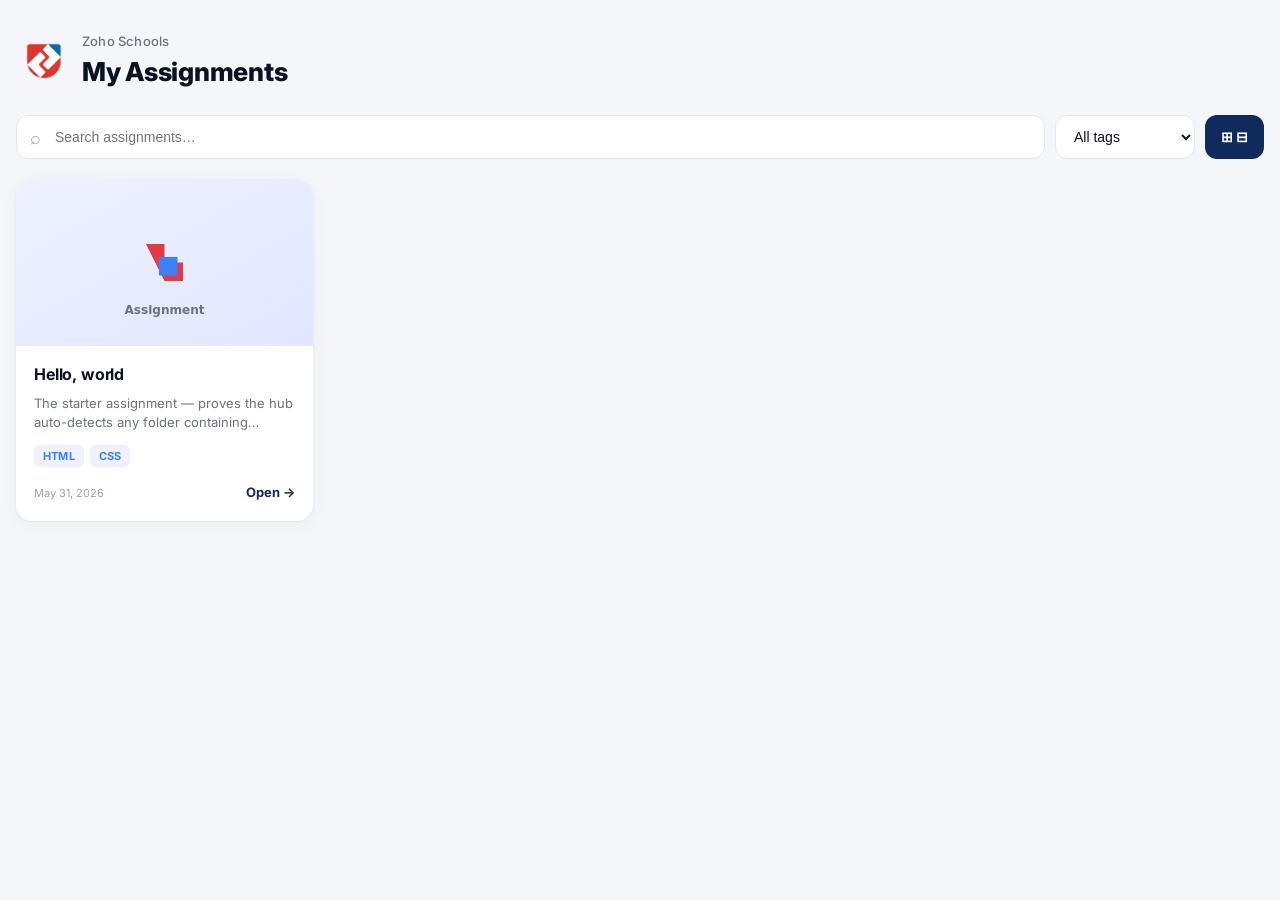
<file: index.html>
<!doctype html>
<html lang="en">
<head>
  <meta charset="utf-8">
  <meta name="viewport" content="width=device-width, initial-scale=1, viewport-fit=cover">
  <meta name="theme-color" content="#0F2A5C">
  <title>My Assignments — Zoho Schools</title>
  <meta name="description" content="A hub of every assignment / mini-site, auto-listed from the repo.">
  <link rel="icon" type="image/png" href="assets/logo.png">
  <link rel="preconnect" href="https://fonts.googleapis.com">
  <link rel="preconnect" href="https://fonts.gstatic.com" crossorigin>
  <link rel="stylesheet" href="https://fonts.googleapis.com/css2?family=Inter:wght@400;500;700;800&display=swap">
  <link rel="stylesheet" href="assets/style.css">
</head>
<body>
  <main class="page">
    <header class="title-strip">
      <img class="logo" src="assets/logo.png" alt="" width="48" height="48">
      <div class="titles">
        <span class="eyebrow">Zoho Schools</span>
        <span class="heading">My Assignments</span>
      </div>
    </header>
    <div class="toolbar">
      <label class="search">
        <span class="visually-hidden" hidden>Search</span>
        <input id="search" type="search" placeholder="Search assignments…" autocomplete="off">
      </label>
      <select id="filter" class="filter-select" aria-label="Filter by tag">
        <option value="all">All tags</option>
      </select>
      <button id="view-toggle" class="view-toggle" type="button" aria-pressed="false" aria-label="Toggle view">
        ⊞ ⊟
      </button>
    </div>

    <section id="grid" class="grid" aria-live="polite"></section>
  </main>

  <script src="assets/app.js" defer></script>
</body>
</html>
</file>
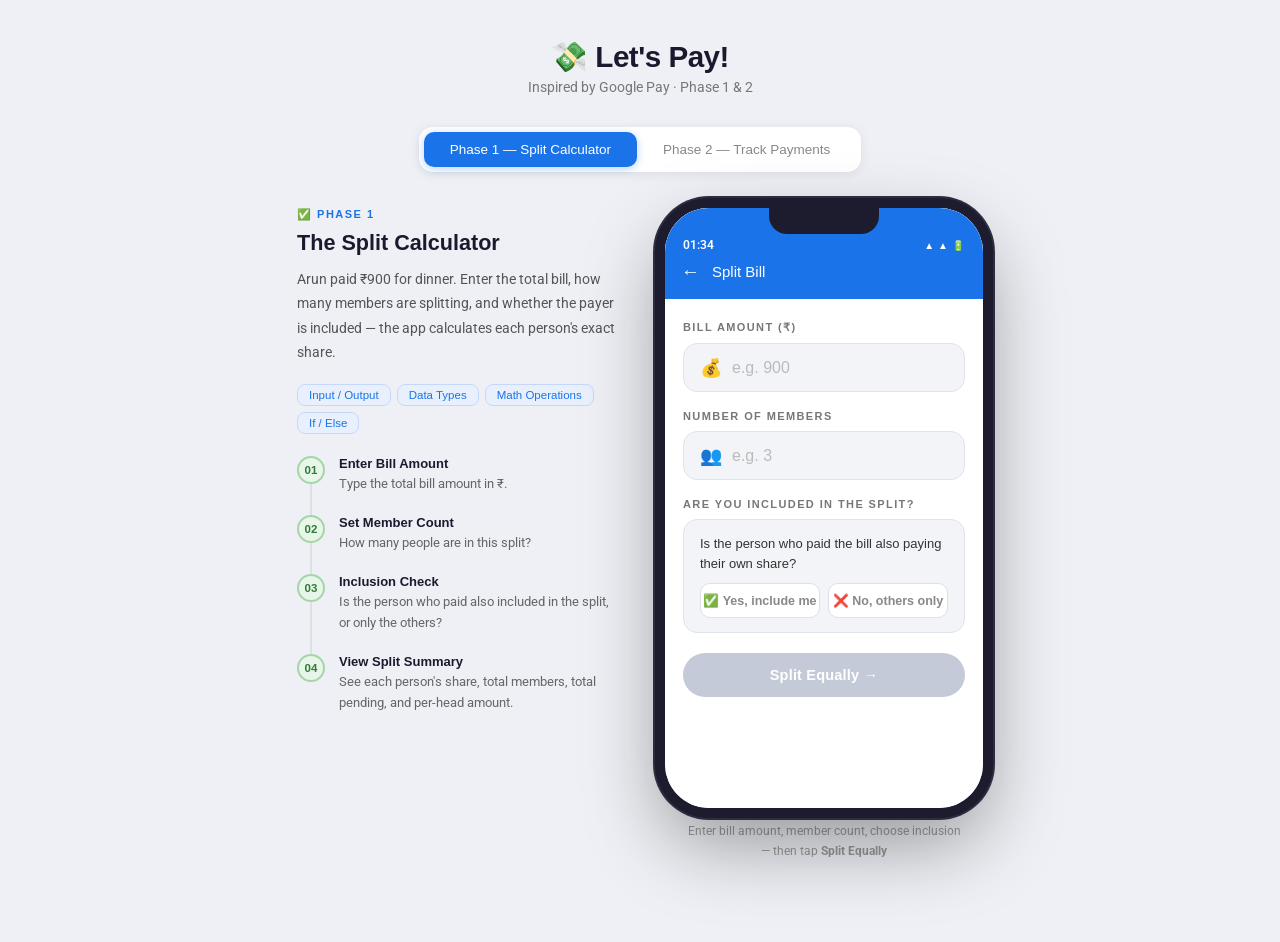
<file: 02-Googlepay/index.html>
<!DOCTYPE html>
<html lang="en">
<head>
<meta charset="UTF-8"/>
<meta name="viewport" content="width=device-width, initial-scale=1.0"/>
<title>Split It! — Interactive Assignment</title>
<link href="https://fonts.googleapis.com/css2?family=Google+Sans:wght@400;500;600;700&family=Roboto:wght@300;400;500&display=swap" rel="stylesheet"/>
<style>
* { margin:0; padding:0; box-sizing:border-box; }

body {
  background: #eef0f5;
  font-family: 'Roboto', sans-serif;
  min-height: 100vh;
  display: flex;
  flex-direction: column;
  align-items: center;
  padding: 40px 20px 80px;
}

/* PAGE TITLE */
.page-title { text-align:center; margin-bottom:32px; }
.page-title h1 {
  font-family:'Google Sans',sans-serif;
  font-size:1.85rem; font-weight:700; color:#1a1a2e; letter-spacing:-0.5px;
}
.page-title p { font-size:13.5px; color:#777; margin-top:5px; }

/* PHASE TABS */
.phase-tabs {
  display:flex; background:#fff; border-radius:14px;
  padding:5px; margin-bottom:36px;
  box-shadow:0 2px 12px rgba(0,0,0,0.08);
}
.tab-btn {
  padding:10px 26px; border:none; background:transparent;
  font-family:'Google Sans',sans-serif; font-size:13.5px; font-weight:500;
  color:#888; border-radius:10px; cursor:pointer; transition:all 0.2s;
}
.tab-btn.active { background:#1a73e8; color:#fff; box-shadow:0 2px 8px rgba(26,115,232,0.3); }

/* LAYOUT */
.demo-layout {
  display:flex; align-items:flex-start; gap:48px;
  justify-content:center; width:100%; max-width:920px;
}

/* LEFT PANEL */
.left-panel { flex:1; max-width:320px; }
.panel-label {
  font-family:'Google Sans',sans-serif; font-size:11px; font-weight:700;
  letter-spacing:1.5px; text-transform:uppercase; color:#1a73e8; margin-bottom:8px;
}
.panel-title {
  font-family:'Google Sans',sans-serif; font-size:1.35rem; font-weight:700;
  color:#1a1a2e; line-height:1.3; margin-bottom:10px;
}
.panel-desc { font-size:13.5px; color:#555; line-height:1.8; margin-bottom:20px; }

.ctags { display:flex; flex-wrap:wrap; gap:6px; margin-bottom:22px; }
.ctag {
  background:#e8f0fe; color:#1a73e8; border:1px solid #c5d8fc;
  font-size:11.5px; font-weight:500; padding:4px 11px; border-radius:8px;
  font-family:'Google Sans',sans-serif;
}

.steps-list { display:flex; flex-direction:column; gap:0; }
.step-item { display:flex; gap:14px; align-items:flex-start; padding-bottom:20px; position:relative; }
.step-item:not(:last-child)::before {
  content:''; position:absolute; left:13px; top:28px;
  width:2px; height:calc(100% - 10px); background:#e0e0e0;
}
.step-dot {
  width:28px; height:28px; border-radius:50%;
  display:flex; align-items:center; justify-content:center;
  font-size:11.5px; font-weight:700; flex-shrink:0; z-index:1;
  font-family:'Google Sans',sans-serif;
}
.step-dot.g { background:#e8f5e9; color:#2e7d32; border:2px solid #a5d6a7; }
.step-dot.b { background:#e8f0fe; color:#1a73e8; border:2px solid #90b4f5; }
.step-text strong { display:block; font-size:13px; font-weight:700; color:#1a1a2e; margin-bottom:2px; font-family:'Google Sans',sans-serif; }
.step-text span { font-size:12.5px; color:#666; line-height:1.65; }

/* PHONE FRAME */
.phone-wrap { display:flex; flex-direction:column; align-items:center; gap:14px; }
.phone {
  width:318px; background:#fff; border-radius:44px;
  box-shadow: 0 0 0 10px #1c1c2e, 0 0 0 12px #2d2d42, 0 32px 80px rgba(0,0,0,0.4);
  overflow:hidden; position:relative;
}
.phone-notch {
  position:absolute; top:0; left:50%; transform:translateX(-50%);
  width:110px; height:26px; background:#1c1c2e;
  border-radius:0 0 18px 18px; z-index:10;
}
.phone-screen { min-height:600px; position:relative; overflow:hidden; background:#fff; }

/* STATUS BAR */
.gpay-statusbar {
  background:#1a73e8; padding:30px 18px 6px;
  display:flex; justify-content:space-between; align-items:center;
}
.gpay-statusbar .time { color:#fff; font-size:11.5px; font-weight:600; }
.gpay-statusbar .icons { color:#fff; font-size:10px; letter-spacing:1px; }

/* TOP BAR */
.gpay-topbar {
  background:#1a73e8; padding:2px 16px 16px;
  display:flex; align-items:center; gap:12px;
}
.gpay-back { color:#fff; font-size:19px; cursor:pointer; }
.gpay-topbar-title { color:#fff; font-family:'Google Sans',sans-serif; font-size:15px; font-weight:500; }

/* SCREENS */
.screen { display:none; }
.screen.active { display:block; }

/* ═══════════════════════════════
   PHASE 1 — SCREEN A: INPUT
   ═══════════════════════════════ */
.p1-body { padding:22px 18px 20px; }

.input-section-label {
  font-family:'Google Sans',sans-serif; font-size:11px; font-weight:700;
  letter-spacing:1.4px; text-transform:uppercase; color:#777;
  margin-bottom:9px; margin-top:18px;
}
.input-section-label:first-child { margin-top:0; }

.gpay-input-box {
  display:flex; align-items:center; gap:10px;
  background:#f3f4f8; border-radius:14px; padding:13px 16px;
  border:1.5px solid #e0e3eb;
  transition:border-color 0.2s;
}
.gpay-input-box:focus-within { border-color:#1a73e8; background:#fff; }
.gpay-input-box .iico { font-size:18px; flex-shrink:0; }
.gpay-input-box input {
  flex:1; background:transparent; border:none; outline:none;
  font-family:'Google Sans',sans-serif; font-size:16px; font-weight:600;
  color:#1a1a2e;
}
.gpay-input-box input::placeholder { color:#bbb; font-weight:400; }

/* INCLUSION TOGGLE */
.inclusion-box {
  background:#f3f4f8; border-radius:14px; padding:14px 16px;
  border:1.5px solid #e0e3eb; margin-top:0;
}
.inclusion-q {
  font-family:'Google Sans',sans-serif; font-size:13px; font-weight:500;
  color:#333; margin-bottom:10px; line-height:1.5;
}
.toggle-opts { display:flex; gap:8px; }
.tog-btn {
  flex:1; padding:9px 0; border-radius:10px; border:1.5px solid #dde0eb;
  background:#fff; font-family:'Google Sans',sans-serif;
  font-size:12.5px; font-weight:600; color:#888; cursor:pointer;
  transition:all 0.18s; text-align:center;
}
.tog-btn.sel-yes { background:#e8f0fe; border-color:#1a73e8; color:#1a73e8; }
.tog-btn.sel-no  { background:#fce8e6; border-color:#d93025; color:#d93025; }

/* SPLIT BUTTON */
.gpay-split-btn {
  width:100%; background:#1a73e8; color:#fff; border:none;
  border-radius:24px; padding:14px;
  font-family:'Google Sans',sans-serif; font-size:14.5px; font-weight:600;
  cursor:pointer; transition:background 0.2s; margin-top:20px;
  letter-spacing:0.2px;
}
.gpay-split-btn:hover { background:#1558b0; }
.gpay-split-btn:disabled { background:#c5cad8; cursor:not-allowed; }

/* ═══════════════════════════════
   PHASE 1 — SCREEN B: SUMMARY
   ═══════════════════════════════ */
.split-hero {
  background:linear-gradient(140deg,#1a73e8 0%,#0d47a1 100%);
  padding:22px 20px 26px; text-align:center;
}
.split-hero .sh-label {
  color:rgba(255,255,255,0.72); font-family:'Google Sans',sans-serif;
  font-size:11px; letter-spacing:0.8px; text-transform:uppercase; margin-bottom:4px;
}
.split-hero .sh-amount {
  color:#fff; font-family:'Google Sans',sans-serif;
  font-size:34px; font-weight:700; margin-bottom:4px;
}
.split-hero .sh-sub {
  color:rgba(255,255,255,0.8); font-family:'Google Sans',sans-serif;
  font-size:12.5px;
}
.split-hero .sh-sub strong { color:#fff; }

/* INCLUSION BADGE */
.inclusion-badge {
  display:inline-flex; align-items:center; gap:5px;
  background:rgba(255,255,255,0.15); border-radius:20px;
  padding:4px 12px; margin-top:8px;
  font-family:'Google Sans',sans-serif; font-size:11px; color:rgba(255,255,255,0.9);
}

/* MEMBER CARDS */
.summary-body { padding:14px 14px 8px; }

.members-card {
  background:#fff; border:1px solid #e8eaed;
  border-radius:14px; overflow:hidden; margin-bottom:10px;
}
.members-card-hdr {
  background:#f8f9fa; padding:10px 14px;
  font-family:'Google Sans',sans-serif; font-size:10.5px; font-weight:700;
  letter-spacing:1px; text-transform:uppercase; color:#999;
}
.member-row {
  display:flex; align-items:center; gap:10px;
  padding:10px 14px; border-top:1px solid #f2f2f2;
}
.member-row:first-of-type { border-top:none; }
.mav {
  width:34px; height:34px; border-radius:50%;
  display:flex; align-items:center; justify-content:center;
  font-size:13px; font-weight:700; color:#fff; flex-shrink:0;
  font-family:'Google Sans',sans-serif;
}
.mname { flex:1; font-family:'Google Sans',sans-serif; font-size:13px; font-weight:500; color:#1a1a2e; }
.mamt  { font-family:'Google Sans',sans-serif; font-size:13.5px; font-weight:700; color:#1a73e8; }

/* STAT CHIPS — matches screenshot exactly */
.stat-chips-row { display:flex; gap:8px; padding:0 0 12px; }
.stat-chip {
  flex:1; background:#eef2fd; border-radius:12px; padding:12px 8px; text-align:center;
}
.stat-chip .sv {
  font-family:'Google Sans',sans-serif; font-size:15px; font-weight:700; color:#1a73e8;
}
.stat-chip .sl {
  font-family:'Google Sans',sans-serif; font-size:10.5px; color:#888; margin-top:3px;
}

/* ═══════════════════════════════
   PHASE 2 — SCREEN C: ENTER
   ═══════════════════════════════ */
.p2-body { padding:20px 18px; }
.name-fields-wrap { display:flex; flex-direction:column; gap:9px; margin:10px 0 16px; }
.name-field-row {
  display:flex; align-items:center; gap:10px;
  background:#f3f4f8; border-radius:12px; padding:10px 14px;
  border:1.5px solid #e0e3eb; transition:border-color 0.2s;
}
.name-field-row:focus-within { border-color:#1a73e8; background:#fff; }
.nfav {
  width:26px; height:26px; border-radius:50%;
  display:flex; align-items:center; justify-content:center;
  font-size:11px; font-weight:700; color:#fff; flex-shrink:0;
  font-family:'Google Sans',sans-serif;
}
.name-field-row input {
  flex:1; background:transparent; border:none; outline:none;
  font-family:'Google Sans',sans-serif; font-size:13.5px; color:#1a1a2e;
}
.name-field-row input::placeholder { color:#c0c4ce; }

/* ═══════════════════════════════
   PHASE 2 — SCREEN D: TRACKER
   ═══════════════════════════════ */
.tracker-hero {
  background:linear-gradient(135deg,#0a7955 0%,#1aad76 100%);
  padding:18px 18px 22px;
}
.tracker-top-row { display:flex; justify-content:space-between; margin-bottom:14px; }
.thr-block .tl { color:rgba(255,255,255,0.72); font-family:'Google Sans',sans-serif; font-size:10.5px; text-transform:uppercase; letter-spacing:0.8px; margin-bottom:3px; }
.thr-block .tv { color:#fff; font-family:'Google Sans',sans-serif; font-size:18px; font-weight:700; }
.prog-wrap { background:rgba(255,255,255,0.25); border-radius:100px; height:7px; overflow:hidden; }
.prog-fill { height:100%; border-radius:100px; background:#fff; transition:width 0.5s cubic-bezier(.4,0,.2,1); }
.prog-row { display:flex; justify-content:space-between; margin-top:5px; }
.prog-row span { font-family:'Google Sans',sans-serif; font-size:10.5px; color:rgba(255,255,255,0.75); }

.tracker-body { padding:12px 14px; }
.filter-row { display:flex; gap:6px; margin-bottom:12px; }
.ftab {
  flex:1; padding:7px 0; border:1.5px solid #e0e3eb;
  background:#fff; border-radius:10px;
  font-family:'Google Sans',sans-serif; font-size:11.5px; font-weight:600;
  color:#999; cursor:pointer; text-align:center; transition:all 0.15s;
}
.ftab.fa { background:#e8f0fe; border-color:#90b4f5; color:#1a73e8; }
.ftab.fp { background:#e8f5e9; border-color:#81c784; color:#2e7d32; }
.ftab.fn { background:#fff3e0; border-color:#ffb74d; color:#e65100; }

.track-list { display:flex; flex-direction:column; gap:7px; }
.track-row {
  display:flex; align-items:center; gap:10px;
  background:#fff; border:1.5px solid #e8eaed;
  border-radius:12px; padding:10px 12px; transition:all 0.3s;
}
.track-row.is-paid { background:#f1f8f1; border-color:#a5d6a7; }
.trav {
  width:32px; height:32px; border-radius:50%;
  display:flex; align-items:center; justify-content:center;
  font-size:12px; font-weight:700; color:#fff; flex-shrink:0;
}
.trname { flex:1; font-family:'Google Sans',sans-serif; font-size:13px; font-weight:500; color:#1a1a2e; }
.tramt  { font-family:'Google Sans',sans-serif; font-size:12px; font-weight:600; color:#888; margin-right:8px; }
.trstatus {
  font-size:11px; font-weight:700; padding:3px 10px; border-radius:20px;
  border:none; cursor:pointer; font-family:'Google Sans',sans-serif; transition:all 0.15s;
}
.trstatus.pend { background:#fff3e0; color:#e65100; }
.trstatus.paid { background:#e8f5e9; color:#2e7d32; cursor:default; }

.empty-filter { text-align:center; color:#ccc; font-family:'Google Sans',sans-serif; font-size:12.5px; padding:22px 0; }

/* RESET */
.reset-link {
  display:block; text-align:center; padding:12px 0 16px;
  font-family:'Google Sans',sans-serif; font-size:12px; color:#1a73e8;
  cursor:pointer; text-decoration:underline;
}

.phone-instruction { font-size:12px; color:#999; text-align:center; max-width:280px; line-height:1.65; }

/* COLORS */
.c0{background:#1a73e8}.c1{background:#e91e63}.c2{background:#2e7d32}
.c3{background:#f57c00}.c4{background:#6a1b9a}.c5{background:#00838f}
.c6{background:#ad1457}.c7{background:#558b2f}

@media(max-width:760px){
  .demo-layout{flex-direction:column;align-items:center;}
  .left-panel{max-width:318px;}
}
</style>
</head>
<body>

<div class="page-title">
  <h1>💸 Let's Pay!</h1>
  <p>Inspired by Google Pay  · Phase 1 &amp; 2</p>
</div>

<div class="phase-tabs">
  <button class="tab-btn active" onclick="switchPhase(1)">Phase 1 — Split Calculator</button>
  <button class="tab-btn"        onclick="switchPhase(2)">Phase 2 — Track Payments</button>
</div>

<!-- ═══════════════ PHASE 1 ═══════════════ -->
<div id="phase1" class="demo-layout">

  <div class="left-panel">
    <div class="panel-label">✅ Phase 1</div>
    <div class="panel-title">The Split Calculator</div>
    <div class="panel-desc">Arun paid ₹900 for dinner. Enter the total bill, how many members are splitting, and whether the payer is included — the app calculates each person's exact share.</div>
    <div class="ctags">
      <span class="ctag">Input / Output</span>
      <span class="ctag">Data Types</span>
      <span class="ctag">Math Operations</span>
      <span class="ctag">If / Else</span>
    </div>
    <div class="steps-list">
      <div class="step-item">
        <div class="step-dot g">01</div>
        <div class="step-text"><strong>Enter Bill Amount</strong><span>Type the total bill amount in ₹.</span></div>
      </div>
      <div class="step-item">
        <div class="step-dot g">02</div>
        <div class="step-text"><strong>Set Member Count</strong><span>How many people are in this split?</span></div>
      </div>
      <div class="step-item">
        <div class="step-dot g">03</div>
        <div class="step-text"><strong>Inclusion Check</strong><span>Is the person who paid also included in the split, or only the others?</span></div>
      </div>
      <div class="step-item">
        <div class="step-dot g">04</div>
        <div class="step-text"><strong>View Split Summary</strong><span>See each person's share, total members, total pending, and per-head amount.</span></div>
      </div>
    </div>
  </div>

  <div class="phone-wrap">
    <div class="phone">
      <div class="phone-notch"></div>
      <div class="phone-screen">

        <!-- SCREEN A: Input -->
        <div id="p1-input" class="screen active">
          <div class="gpay-statusbar">
            <span class="time" id="clk1">9:41</span>
            <span class="icons">▲ ▲ 🔋</span>
          </div>
          <div class="gpay-topbar">
            <span class="gpay-back">←</span>
            <span class="gpay-topbar-title">Split Bill</span>
          </div>
          <div class="p1-body">

            <div class="input-section-label">BILL AMOUNT (₹)</div>
            <div class="gpay-input-box">
              <span class="iico">💰</span>
              <input type="number" id="p1-amt" placeholder="e.g. 900" min="1" oninput="p1Check()"/>
            </div>

            <div class="input-section-label" style="margin-top:18px;">NUMBER OF MEMBERS</div>
            <div class="gpay-input-box">
              <span class="iico">👥</span>
              <input type="number" id="p1-mem" placeholder="e.g. 3" min="2" max="8" oninput="p1Check()"/>
            </div>

            <div class="input-section-label" style="margin-top:18px;">ARE YOU INCLUDED IN THE SPLIT?</div>
            <div class="inclusion-box">
              <div class="inclusion-q">Is the person who paid the bill also paying their own share?</div>
              <div class="toggle-opts">
                <button class="tog-btn" id="tog-yes" onclick="setInclusion(true)">✅ Yes, include me</button>
                <button class="tog-btn" id="tog-no"  onclick="setInclusion(false)">❌ No, others only</button>
              </div>
            </div>

            <button class="gpay-split-btn" id="p1-go" onclick="showP1Summary()" disabled>
              Split Equally →
            </button>
          </div>
        </div>

        <!-- SCREEN B: Summary -->
        <div id="p1-summary" class="screen">
          <div class="gpay-statusbar">
            <span class="time" id="clk2">9:41</span>
            <span class="icons">▲ ▲ 🔋</span>
          </div>
          <div class="gpay-topbar">
            <span class="gpay-back" onclick="goBack('p1-input','p1-summary')" style="cursor:pointer;">←</span>
            <span class="gpay-topbar-title">Split Summary</span>
          </div>
          <div class="split-hero">
            <div class="sh-label">TOTAL BILL</div>
            <div class="sh-amount" id="sb-total">₹0</div>
            <div class="sh-sub">Each person pays <strong id="sb-per">₹0</strong></div>
            <div class="inclusion-badge" id="sb-badge">👤 Payer included</div>
          </div>
          <div class="summary-body">
            <div class="members-card">
              <div class="members-card-hdr">👥 Members &amp; Shares</div>
              <div id="sb-list"></div>
            </div>
            <div class="stat-chips-row">
              <div class="stat-chip">
                <div class="sv" id="sb-count">0</div>
                <div class="sl">Members</div>
              </div>
              <div class="stat-chip">
                <div class="sv" id="sb-pending">₹0</div>
                <div class="sl">Total Pending</div>
              </div>
              <div class="stat-chip">
                <div class="sv" id="sb-perhead">₹0</div>
                <div class="sl">Per Head</div>
              </div>
            </div>
          </div>
          <span class="reset-link" onclick="resetP1()">← Start Over</span>
        </div>

      </div>
    </div>
    <div class="phone-instruction">Enter bill amount, member count, choose inclusion — then tap <strong>Split Equally</strong></div>
  </div>

</div><!-- /phase1 -->


<!-- ═══════════════ PHASE 2 ═══════════════ -->
<div id="phase2" class="demo-layout" style="display:none;">

  <div class="left-panel">
    <div class="panel-label">✅ Phase 2</div>
    <div class="panel-title">Track the Payments</div>
    <div class="panel-desc">Everyone knows their share. Now track who has actually paid Arun back — name by name, with a live pending balance and paid/pending filter views.</div>
    <div class="ctags">
      <span class="ctag">Lists / Arrays</span>
      <span class="ctag">Dictionaries</span>
      <span class="ctag">Loops</span>
      <span class="ctag">If / Else</span>
    </div>
    <div class="steps-list">
      <div class="step-item">
        <div class="step-dot b">01</div>
        <div class="step-text"><strong>Enter Bill &amp; Member Count</strong><span>Set the total bill and how many people.</span></div>
      </div>
      <div class="step-item">
        <div class="step-dot b">02</div>
        <div class="step-text"><strong>Enter Each Name</strong><span>Type the name of every person in the split.</span></div>
      </div>
      <div class="step-item">
        <div class="step-dot b">03</div>
        <div class="step-text"><strong>See Equal Split</strong><span>Each person's share is calculated and shown clearly.</span></div>
      </div>
      <div class="step-item">
        <div class="step-dot b">04</div>
        <div class="step-text"><strong>Mark as Paid</strong><span>Tap Pending to mark a person as paid — balance updates live.</span></div>
      </div>
    </div>
  </div>

  <div class="phone-wrap">
    <div class="phone">
      <div class="phone-notch"></div>
      <div class="phone-screen">

        <!-- SCREEN C: Enter -->
        <div id="p2-input" class="screen active">
          <div class="gpay-statusbar">
            <span class="time">9:41</span>
            <span class="icons">▲ ▲ 🔋</span>
          </div>
          <div class="gpay-topbar">
            <span class="gpay-back">←</span>
            <span class="gpay-topbar-title">Split Bill</span>
          </div>
          <div class="p2-body">
            <div class="input-section-label" style="margin-top:0;">BILL AMOUNT (₹)</div>
            <div class="gpay-input-box">
              <span class="iico">💰</span>
              <input type="number" id="p2-amt" placeholder="e.g. 900" min="1" oninput="buildNameFields()"/>
            </div>

            <div class="input-section-label" style="margin-top:16px;">NUMBER OF MEMBERS</div>
            <div class="gpay-input-box">
              <span class="iico">👥</span>
              <input type="number" id="p2-mem" placeholder="e.g. 3" min="2" max="8" oninput="buildNameFields()"/>
            </div>

            <div id="p2-name-fields" class="name-fields-wrap"></div>

            <button class="gpay-split-btn" id="p2-go" onclick="showTracker()" disabled>
              Show Split &amp; Track →
            </button>
          </div>
        </div>

        <!-- SCREEN D: Tracker -->
        <div id="p2-tracker" class="screen">
          <div class="gpay-statusbar">
            <span class="time">9:41</span>
            <span class="icons">▲ ▲ 🔋</span>
          </div>
          <div class="gpay-topbar">
            <span class="gpay-back" onclick="goBack('p2-input','p2-tracker')" style="cursor:pointer;">←</span>
            <span class="gpay-topbar-title">Payment Tracker</span>
          </div>
          <div class="tracker-hero">
            <div class="tracker-top-row">
              <div class="thr-block">
                <div class="tl">TOTAL BILL</div>
                <div class="tv" id="tt-total">₹0</div>
              </div>
              <div class="thr-block" style="text-align:right;">
                <div class="tl">PENDING</div>
                <div class="tv" id="tt-pend">₹0</div>
              </div>
            </div>
            <div class="prog-wrap"><div class="prog-fill" id="tt-prog" style="width:0%"></div></div>
            <div class="prog-row">
              <span id="tt-pcount">0 paid</span>
              <span id="tt-pct">0% collected</span>
            </div>
          </div>
          <div class="tracker-body">
            <div class="filter-row">
              <button class="ftab fa" id="fa" onclick="setFilter('all')">All</button>
              <button class="ftab"    id="fp" onclick="setFilter('paid')">✅ Paid</button>
              <button class="ftab"    id="fn" onclick="setFilter('pending')">🕐 Pending</button>
            </div>
            <div id="track-list" class="track-list"></div>
          </div>
          <span class="reset-link" onclick="resetP2()">← Start Over</span>
        </div>

      </div>
    </div>
    <div class="phone-instruction">Enter bill, count, and each member's name — then tap <strong>Show Split &amp; Track</strong></div>
  </div>

</div><!-- /phase2 -->

<script>
/* ── CLOCK ── */
function tick(){
  const n=new Date(), t=n.getHours().toString().padStart(2,'0')+':'+n.getMinutes().toString().padStart(2,'0');
  ['clk1','clk2'].forEach(id=>{const e=document.getElementById(id);if(e)e.textContent=t;});
}
tick(); setInterval(tick,10000);

/* ── TABS ── */
function switchPhase(n){
  document.getElementById('phase1').style.display=n===1?'flex':'none';
  document.getElementById('phase2').style.display=n===2?'flex':'none';
  document.querySelectorAll('.tab-btn').forEach((b,i)=>b.classList.toggle('active',i===n-1));
}

function goBack(show,hide){
  document.getElementById(show).classList.add('active');
  document.getElementById(hide).classList.remove('active');
}

/* ── COLORS / NAMES ── */
const COLORS=['c0','c1','c2','c3','c4','c5','c6','c7'];
const DEF_NAMES=['Arun','Priya','Karthik','Meena','Ravi','Deepa','Suresh','Lakshmi'];
function fmtRupee(v){ return '₹'+parseFloat(v).toFixed(2); }

/* ══════════════════════════
   PHASE 1
══════════════════════════ */
let p1Incl = null; // true = payer included, false = others only

function setInclusion(val){
  p1Incl = val;
  document.getElementById('tog-yes').className = 'tog-btn'+(val?' sel-yes':'');
  document.getElementById('tog-no').className  = 'tog-btn'+(!val?' sel-no':'');
  p1Check();
}

function p1Check(){
  const amt = parseFloat(document.getElementById('p1-amt').value)||0;
  const mem = parseInt(document.getElementById('p1-mem').value)||0;
  document.getElementById('p1-go').disabled = !(amt>0 && mem>=2 && p1Incl!==null);
}

function showP1Summary(){
  const total   = parseFloat(document.getElementById('p1-amt').value)||0;
  const rawMem  = parseInt(document.getElementById('p1-mem').value)||0;
  // if payer NOT included, split among members only (they owe the payer)
  // if payer IS included, total splits equally including payer
  const splitCount = p1Incl ? rawMem : rawMem;
  const per = parseFloat((total / splitCount).toFixed(2));

  document.getElementById('sb-total').textContent   = fmtRupee(total);
  document.getElementById('sb-per').textContent     = fmtRupee(per);
  document.getElementById('sb-count').textContent   = splitCount;
  document.getElementById('sb-pending').textContent = fmtRupee(total);
  document.getElementById('sb-perhead').textContent = fmtRupee(per);

  const badge = document.getElementById('sb-badge');
  badge.textContent = p1Incl ? '👤 Payer included in split' : '👤 Payer excluded — others only';

  // Build member list
  const list = document.getElementById('sb-list');
  list.innerHTML='';
  for(let i=0;i<splitCount;i++){
    const name = DEF_NAMES[i]||('Member '+(i+1));
    const isPayerRow = (i===0);
    list.innerHTML+=`
      <div class="member-row">
        <div class="mav ${COLORS[i%COLORS.length]}">${name[0]}</div>
        <div class="mname">${name}${isPayerRow&&p1Incl?' <span style="font-size:10px;color:#888;">(Payer)</span>':''}</div>
        <div class="mamt">${fmtRupee(per)}</div>
      </div>`;
  }

  document.getElementById('p1-input').classList.remove('active');
  document.getElementById('p1-summary').classList.add('active');
}

function resetP1(){
  p1Incl=null;
  document.getElementById('p1-amt').value='';
  document.getElementById('p1-mem').value='';
  document.getElementById('tog-yes').className='tog-btn';
  document.getElementById('tog-no').className='tog-btn';
  document.getElementById('p1-go').disabled=true;
  document.getElementById('p1-summary').classList.remove('active');
  document.getElementById('p1-input').classList.add('active');
}

/* ══════════════════════════
   PHASE 2
══════════════════════════ */
let p2Members = [];
let p2Filter  = 'all';
let p2Total   = 0;

function buildNameFields(){
  const count = Math.max(0, Math.min(8, parseInt(document.getElementById('p2-mem').value)||0));
  const wrap  = document.getElementById('p2-name-fields');
  wrap.innerHTML='';

  if(count>=2){
    const lbl = document.createElement('div');
    lbl.className='input-section-label'; lbl.style.marginTop='16px';
    lbl.textContent='MEMBER NAMES';
    wrap.appendChild(lbl);

    for(let i=0;i<count;i++){
      wrap.innerHTML+=`
        <div class="name-field-row">
          <div class="nfav ${COLORS[i%COLORS.length]}">${i+1}</div>
          <input type="text" id="p2n${i}" placeholder="${DEF_NAMES[i]||'Member '+(i+1)}" oninput="p2Check()"/>
        </div>`;
    }
  }
  p2Check();
}

function p2Check(){
  const count = parseInt(document.getElementById('p2-mem').value)||0;
  const amt   = parseFloat(document.getElementById('p2-amt').value)||0;
  let ok = count>=2 && amt>0;
  for(let i=0;i<count;i++){
    const el=document.getElementById('p2n'+i);
    if(!el||!el.value.trim()){ok=false;break;}
  }
  document.getElementById('p2-go').disabled=!ok;
}

function showTracker(){
  const count = parseInt(document.getElementById('p2-mem').value)||0;
  p2Total     = parseFloat(document.getElementById('p2-amt').value)||0;
  const per   = parseFloat((p2Total/count).toFixed(2));

  p2Members=[];
  for(let i=0;i<count;i++){
    const el=document.getElementById('p2n'+i);
    const name=(el&&el.value.trim())||(DEF_NAMES[i]||'Member '+(i+1));
    p2Members.push({name,paid:false,amount:per,color:COLORS[i%COLORS.length]});
  }

  document.getElementById('tt-total').textContent=fmtRupee(p2Total);
  p2Filter='all';
  renderTracker();

  document.getElementById('p2-input').classList.remove('active');
  document.getElementById('p2-tracker').classList.add('active');
}

function renderTracker(){
  const paidCount = p2Members.filter(m=>m.paid).length;
  const paidAmt   = p2Members.filter(m=>m.paid).reduce((s,m)=>s+m.amount,0);
  const pendAmt   = p2Total - paidAmt;
  const pct       = p2Total>0 ? Math.round(paidAmt/p2Total*100) : 0;

  document.getElementById('tt-pend').textContent   = fmtRupee(pendAmt);
  document.getElementById('tt-prog').style.width   = pct+'%';
  document.getElementById('tt-pcount').textContent = paidCount+' paid';
  document.getElementById('tt-pct').textContent    = pct+'% collected';

  // filter tabs
  document.getElementById('fa').className='ftab'+(p2Filter==='all'    ?' fa':'');
  document.getElementById('fp').className='ftab'+(p2Filter==='paid'   ?' fp':'');
  document.getElementById('fn').className='ftab'+(p2Filter==='pending'?' fn':'');

  const show = p2Members.filter(m=>{
    if(p2Filter==='paid')    return m.paid;
    if(p2Filter==='pending') return !m.paid;
    return true;
  });

  const list=document.getElementById('track-list');
  list.innerHTML='';
  if(!show.length){
    list.innerHTML='<div class="empty-filter">No members in this filter</div>';
    return;
  }
  show.forEach(m=>{
    const idx=p2Members.indexOf(m);
    list.innerHTML+=`
      <div class="track-row${m.paid?' is-paid':''}">
        <div class="trav ${m.color}">${m.name[0].toUpperCase()}</div>
        <div class="trname">${m.name}</div>
        <div class="tramt">${fmtRupee(m.amount)}</div>
        <button class="trstatus ${m.paid?'paid':'pend'}" onclick="markPaid(${idx})" ${m.paid?'disabled':''}>
          ${m.paid?'✅ Paid':'Pending'}
        </button>
      </div>`;
  });
}

function markPaid(idx){ p2Members[idx].paid=true; renderTracker(); }
function setFilter(f){ p2Filter=f; renderTracker(); }

function resetP2(){
  p2Members=[]; p2Filter='all'; p2Total=0;
  document.getElementById('p2-amt').value='';
  document.getElementById('p2-mem').value='';
  document.getElementById('p2-name-fields').innerHTML='';
  document.getElementById('p2-go').disabled=true;
  document.getElementById('p2-tracker').classList.remove('active');
  document.getElementById('p2-input').classList.add('active');
}
</script>
</body>
</html>
</file>
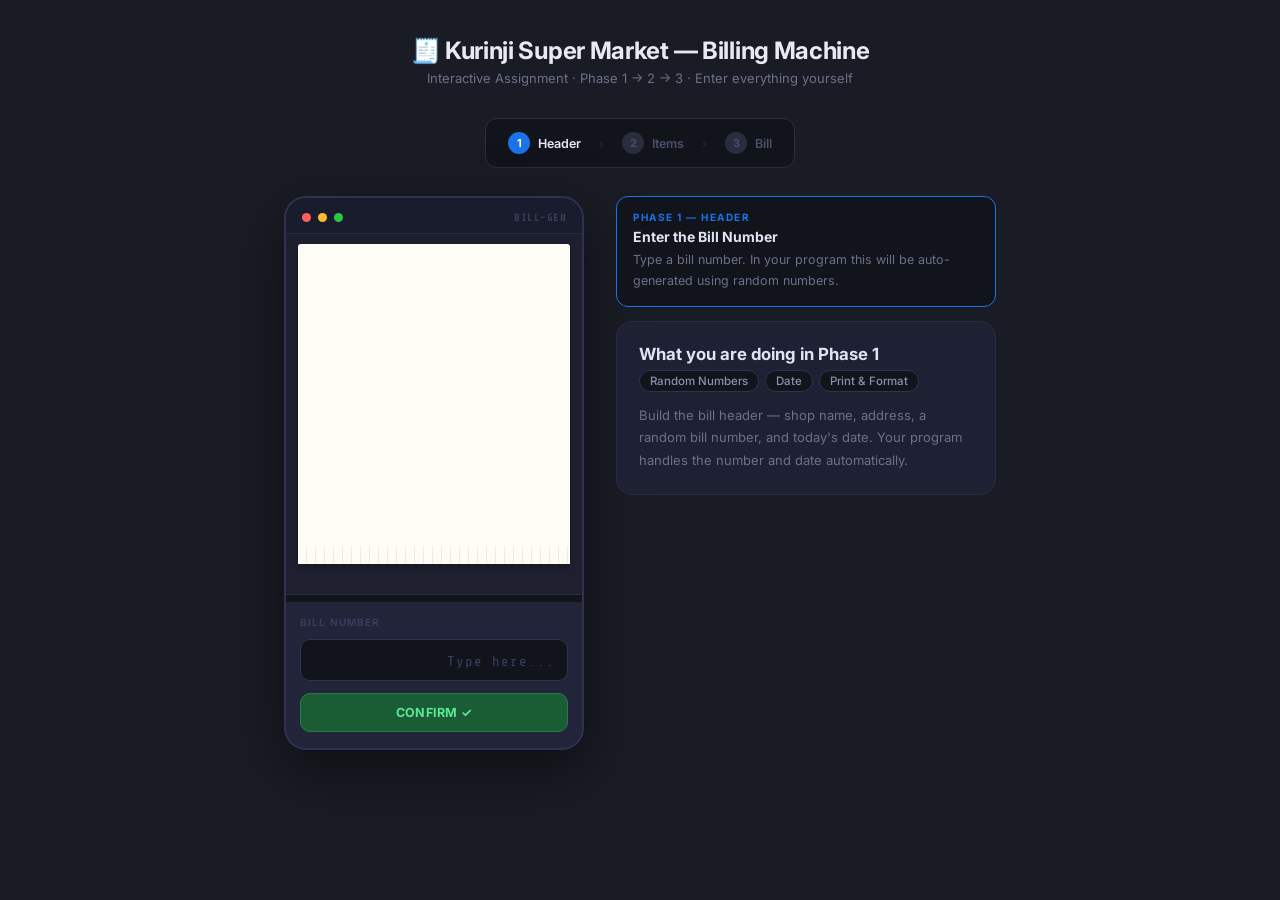
<file: 03-BillingMachine/index.html>
<!DOCTYPE html>
<html lang="en">
<head>
<meta charset="UTF-8"/>
<meta name="viewport" content="width=device-width, initial-scale=1.0"/>
<title>Kurinji Super Market — Billing Machine</title>
<link href="https://fonts.googleapis.com/css2?family=Inter:wght@400;500;600;700&family=Share+Tech+Mono&display=swap" rel="stylesheet"/>
<style>
*{margin:0;padding:0;box-sizing:border-box;}

body{
  background:#1a1c25;
  min-height:100vh;
  display:flex;
  flex-direction:column;
  align-items:center;
  padding:36px 20px 60px;
  font-family:'Inter',sans-serif;
}

.page-hdr{text-align:center;margin-bottom:32px;}
.page-hdr h1{font-size:1.5rem;font-weight:700;color:#e8eaf2;letter-spacing:-0.3px;}
.page-hdr p{font-size:13px;color:#6b7089;margin-top:5px;}

.phase-bar{
  display:flex;gap:0;background:#12141c;border-radius:12px;
  padding:4px;margin-bottom:28px;border:1px solid #2a2d3e;
}
.ph-step{
  display:flex;align-items:center;gap:8px;
  padding:9px 18px;border-radius:9px;
  font-size:12.5px;font-weight:600;color:#4a4f6a;
  transition:all 0.25s;cursor:default;
}
.ph-step .ph-num{
  width:22px;height:22px;border-radius:50%;
  display:flex;align-items:center;justify-content:center;
  font-size:11px;font-weight:700;
  background:#2a2d3e;color:#4a4f6a;
  transition:all 0.25s;
}
.ph-step.done{color:#5b8a6a;}
.ph-step.done .ph-num{background:#1d4a32;color:#5be897;}
.ph-step.active{color:#e8eaf2;}
.ph-step.active .ph-num{background:#1a73e8;color:#fff;}
.ph-arrow{color:#2a2d3e;font-size:12px;align-self:center;}

.main{
  display:flex;gap:32px;align-items:flex-start;
  width:100%;max-width:960px;
  flex-wrap:wrap;justify-content:center;
}

/* MACHINE */
.machine{
  width:300px;flex-shrink:0;
  background:#22253a;
  border-radius:22px;
  border:2px solid #2e3150;
  box-shadow:0 20px 60px rgba(0,0,0,0.5),inset 0 1px 0 rgba(255,255,255,0.05);
  overflow:hidden;
}
.machine-top{
  background:#191c2c;
  padding:14px 16px 10px;
  display:flex;align-items:center;gap:7px;
  border-bottom:1px solid #2a2d3e;
}
.m-dot{width:9px;height:9px;border-radius:50%;}
.m-brand{
  margin-left:auto;font-size:10px;font-weight:700;
  color:#3a3f5e;letter-spacing:1.5px;font-family:'Share Tech Mono',monospace;
}

/* RECEIPT WINDOW */
.receipt-window{
  background:#1e2030;
  padding:10px 12px;
  min-height:360px;
  max-height:420px;
  overflow-y:auto;
}
.receipt-window::-webkit-scrollbar{width:4px;}
.receipt-window::-webkit-scrollbar-track{background:#1a1c2a;}
.receipt-window::-webkit-scrollbar-thumb{background:#3a3f5e;border-radius:2px;}

/* RECEIPT PAPER */
.receipt-paper{
  background:#fefdf5;
  border-radius:3px;
  padding:14px 13px;
  font-family:'Share Tech Mono',monospace;
  font-size:11.5px;
  color:#1a1a1a;
  min-height:320px;
  position:relative;
  box-shadow:0 2px 8px rgba(0,0,0,0.3);
}
.receipt-paper::after{
  content:'';
  position:absolute;bottom:0;left:0;right:0;height:18px;
  background:repeating-linear-gradient(90deg,#fefdf5 0px,#fefdf5 8px,#f0ede0 8px,#f0ede0 9px);
}
.r-center{text-align:center;}
.r-bold{font-weight:700;font-size:12.5px;}
.r-sm{font-size:10px;color:#555;}
.r-dash{border:none;border-top:1px dashed #b0a870;margin:6px 0;}
.r-solid{border:none;border-top:1.5px solid #888;margin:4px 0;}
.r-row{display:flex;justify-content:space-between;font-size:11px;margin:2.5px 0;}
.r-row.r-gst{color:#555;}
.r-row.r-final{font-weight:700;font-size:13px;margin-top:4px;}
.r-thank{text-align:center;font-size:10px;color:#666;margin-top:8px;line-height:1.6;}

@keyframes printIn{
  from{opacity:0;transform:translateY(-4px);}
  to{opacity:1;transform:translateY(0);}
}
.print-line{animation:printIn 0.18s ease-out forwards;}

.paper-slot{height:8px;background:#12141c;margin:0;border-top:1px solid #2a2d3e;}

/* KEYPAD AREA */
.keypad-area{
  padding:14px 14px 16px;
  display:flex;flex-direction:column;gap:8px;
}

/* NUMPAD — mobile only */
.numpad-grid{
  display:none;
  grid-template-columns:repeat(3,1fr);
  gap:5px;
}
.kbtn{
  background:#2a2d3e;border:1px solid #363a54;
  border-radius:8px;padding:10px 0;
  font-family:'Share Tech Mono',monospace;
  font-size:16px;font-weight:600;color:#c0c4e0;
  cursor:pointer;text-align:center;
  transition:background 0.1s,transform 0.08s;
  user-select:none;
}
.kbtn:active,.kbtn:hover{background:#363a54;transform:scale(0.96);}
.kbtn.del{font-size:13px;color:#e07070;}

/* m-display — mobile only */
.m-display{
  display:none;
  background:#12141c;border:1px solid #2e3150;
  border-radius:10px;padding:10px 12px;
  font-family:'Share Tech Mono',monospace;
  font-size:18px;color:#00e87a;
  text-align:right;letter-spacing:1px;
  min-height:42px;
}

/* desktop number input — shown on desktop, hidden on mobile */
.desktop-num{
  display:block;
  background:#12141c;border:1px solid #2e3150;
  border-radius:10px;padding:10px 12px;
  font-family:'Share Tech Mono',monospace;
  font-size:18px;color:#00e87a;
  text-align:right;letter-spacing:1px;
  width:100%;outline:none;
  -moz-appearance:textfield;
}
.desktop-num::-webkit-outer-spin-button,
.desktop-num::-webkit-inner-spin-button{-webkit-appearance:none;margin:0;}
.desktop-num:focus{border-color:#1a73e8;}
.desktop-num::placeholder{color:#3a3f5e;font-size:14px;}

/* Show numpad + m-display on mobile, hide desktop-num */
@media(max-width:680px){
  .numpad-grid{display:grid;}
  .m-display{display:block;}
  .desktop-num{display:none;}
}

.m-display-label{
  font-size:10px;color:#3a3f5e;font-weight:600;
  letter-spacing:1px;text-transform:uppercase;
  margin-bottom:3px;
}

/* TEXT INPUT */
.m-input{
  background:#12141c;border:1px solid #2e3150;
  border-radius:10px;padding:10px 12px;
  font-family:'Share Tech Mono',monospace;
  font-size:13px;color:#e0e4ff;
  width:100%;outline:none;
  transition:border-color 0.2s;
}
.m-input:focus{border-color:#1a73e8;}
.m-input::placeholder{color:#3a3f5e;}

/* ACTION BUTTONS */
.action-row{display:flex;gap:7px;margin-top:4px;}
.act-btn{
  flex:1;padding:11px 0;border:none;border-radius:10px;
  font-family:'Inter',sans-serif;font-size:12.5px;font-weight:700;
  cursor:pointer;transition:all 0.15s;letter-spacing:0.3px;
}
.act-btn:active{transform:scale(0.97);}
.btn-green{background:#1a5c34;color:#5be897;border:1px solid #2a7a4a;}
.btn-green:hover{background:#1f6e3e;}
.btn-blue{background:#1a3a6e;color:#70a8e8;border:1px solid #2a4a8a;}
.btn-blue:hover{background:#1f4480;}
.btn-gray{background:#2a2d3e;color:#8890b0;border:1px solid #363a54;}
.btn-gray:hover{background:#363a54;}

/* RIGHT PANEL */
.right-panel{flex:1;min-width:280px;max-width:380px;}

.panel-card{
  background:#1e2133;border:1px solid #2a2d3e;
  border-radius:16px;padding:22px;
  margin-bottom:14px;
}
.panel-card h2{font-size:1.05rem;font-weight:700;color:#e0e4f2;margin-bottom:6px;}
.panel-card p{font-size:13px;color:#6b7089;line-height:1.75;margin-bottom:10px;}
.panel-card p:last-child{margin-bottom:0;}

.step-chips{display:flex;flex-wrap:wrap;gap:6px;margin-bottom:12px;}
.chip{
  font-size:11.5px;font-weight:500;padding:3px 10px;border-radius:20px;
  border:1px solid #2e3150;color:#8890b0;background:#12141c;
}

.instruction-box{
  background:#12141c;border:1px solid #1a73e8;
  border-radius:12px;padding:14px 16px;
  margin-bottom:14px;
}
.instr-phase{font-size:10px;font-weight:700;letter-spacing:1.5px;text-transform:uppercase;color:#1a73e8;margin-bottom:5px;}
.instr-title{font-size:14px;font-weight:700;color:#e0e4f2;margin-bottom:4px;}
.instr-desc{font-size:12.5px;color:#6b7089;line-height:1.7;}

.item-list-preview{
  background:#12141c;border:1px solid #2a2d3e;
  border-radius:10px;padding:12px 14px;margin-top:10px;
}
.item-preview-title{
  font-size:10px;font-weight:700;letter-spacing:1px;color:#3a3f5e;
  text-transform:uppercase;margin-bottom:8px;
}
.item-preview-row{
  display:flex;justify-content:space-between;
  font-family:'Share Tech Mono',monospace;
  font-size:12px;color:#8890b0;padding:3px 0;
  border-bottom:1px solid #1e2133;
}
.item-preview-row:last-child{border-bottom:none;}
.item-preview-empty{font-size:12px;color:#2e3150;text-align:center;padding:8px 0;font-family:'Share Tech Mono',monospace;}

.toast{
  position:fixed;bottom:24px;left:50%;transform:translateX(-50%);
  background:#1a3a2a;border:1px solid #2a6a4a;
  color:#5be897;font-size:13px;font-weight:600;
  padding:10px 22px;border-radius:100px;
  opacity:0;transition:opacity 0.25s;pointer-events:none;
  font-family:'Inter',sans-serif;z-index:100;
}
.toast.show{opacity:1;}

@media(max-width:680px){
  .main{flex-direction:column;align-items:center;}
  .right-panel{max-width:300px;width:100%;}
}
</style>
</head>
<body>

<div class="page-hdr">
  <h1>🧾 Kurinji Super Market — Billing Machine</h1>
  <p>Interactive Assignment · Phase 1 → 2 → 3 · Enter everything yourself</p>
</div>

<div class="phase-bar">
  <div class="ph-step active" id="pstep1"><div class="ph-num">1</div> Header</div>
  <div class="ph-arrow">›</div>
  <div class="ph-step" id="pstep2"><div class="ph-num">2</div> Items</div>
  <div class="ph-arrow">›</div>
  <div class="ph-step" id="pstep3"><div class="ph-num">3</div> Bill</div>
</div>

<div class="main">

  <!-- MACHINE -->
  <div class="machine">
    <div class="machine-top">
      <div class="m-dot" style="background:#ff5f57"></div>
      <div class="m-dot" style="background:#febc2e"></div>
      <div class="m-dot" style="background:#28c840"></div>
      <span class="m-brand">BILL-GEN</span>
    </div>
    <div class="receipt-window">
      <div class="receipt-paper" id="receipt"></div>
    </div>
    <div class="paper-slot"></div>
    <div class="keypad-area" id="keypad-area"></div>
  </div>

  <!-- RIGHT PANEL -->
  <div class="right-panel">
    <div class="instruction-box" id="instr-box">
      <div class="instr-phase" id="instr-phase">Phase 1 — Header</div>
      <div class="instr-title" id="instr-title">Enter the Bill Number</div>
      <div class="instr-desc"  id="instr-desc">Type a bill number. In your program, this will be generated automatically using random numbers.</div>
    </div>
    <div class="panel-card">
      <h2 id="learn-title">What you are doing in Phase 1</h2>
      <div class="step-chips" id="learn-chips">
        <span class="chip">Random Numbers</span>
        <span class="chip">Date</span>
        <span class="chip">Print &amp; Format</span>
      </div>
      <p id="learn-desc">In this phase you build the bill header — shop name, address, a random bill number, and today's date. Your program handles the number and date automatically.</p>
    </div>
    <div class="panel-card" id="items-panel" style="display:none;">
      <h2>Items Added</h2>
      <div class="item-list-preview">
        <div class="item-preview-title">Dictionary — items{ }</div>
        <div id="items-preview-list"><div class="item-preview-empty">No items yet</div></div>
      </div>
    </div>
  </div>
</div>

<div class="toast" id="toast"></div>

<script>
const state={
  phase:1, step:'billno',
  billNo:'', billDate:'',
  items:[], currentItemName:'', currentItemPrice:'',
  gst:'', numBuf:''
};

const receipt=document.getElementById('receipt');
let printQueue=[],printing=false;

function addLine(html,delay){
  printQueue.push({html,delay:delay||60});
  if(!printing)processQueue();
}
function processQueue(){
  if(!printQueue.length){printing=false;return;}
  printing=true;
  const{html,delay}=printQueue.shift();
  setTimeout(()=>{
    const div=document.createElement('div');
    div.className='print-line';
    div.innerHTML=html;
    receipt.appendChild(div);
    receipt.parentElement.scrollTop=receipt.parentElement.scrollHeight;
    processQueue();
  },delay);
}

function rCenter(t){return`<div class="r-center">${t}</div>`;}
function rRow(l,r,cls=''){return`<div class="r-row ${cls}"><span>${l}</span><span>${r}</span></div>`;}
function rDash(){return'<hr class="r-dash"/>';}
function rSolid(){return'<hr class="r-solid"/>';}

function updatePhaseBar(){
  [1,2,3].forEach(n=>{
    const el=document.getElementById('pstep'+n);
    el.className='ph-step';
    if(state.phase>n)el.classList.add('done');
    if(state.phase===n)el.classList.add('active');
  });
}

const INSTRS={
  billno:  {ph:'Phase 1 — Header',title:'Enter the Bill Number',desc:'Type a bill number. In your program this will be auto-generated using random numbers.'},
  billdate:{ph:'Phase 1 — Header',title:'Enter Today\'s Date',desc:'Type today\'s date (e.g. 01-06-2026). Your program will fetch this automatically using the date module.'},
  itemname:{ph:'Phase 2 — Items',title:'Type the Item Name',desc:'Enter the name of the product — e.g. Rice, Sugar, Oil. Each name is a key in your dictionary.'},
  itemprice:{ph:'Phase 2 — Items',title:'Enter the Item Price (₹)',desc:'Enter the price for this item. This value will be stored against the item name in your dictionary.'},
  gst:     {ph:'Phase 3 — Bill',title:'Set GST Percentage (%)',desc:'Enter the GST rate to apply — e.g. 18. Your program uses this to calculate tax on the total amount.'},
  done:    {ph:'All Phases Complete ✅',title:'Bill Printed!',desc:'You have completed all 3 phases. The receipt has been printed with header, items, and a full footer.'},
};

function setInstruction(key){
  const i=INSTRS[key];
  document.getElementById('instr-phase').textContent=i.ph;
  document.getElementById('instr-title').textContent=i.title;
  document.getElementById('instr-desc').textContent=i.desc;
}

const LEARN={
  1:{title:'What you are doing in Phase 1',chips:['Random Numbers','Date','Print &amp; Format'],desc:'Build the bill header — shop name, address, a random bill number, and today\'s date. Your program handles the number and date automatically.'},
  2:{title:'What you are doing in Phase 2',chips:['Dictionaries','Input Loop','Key-Value Pairs'],desc:'Each item you add goes into a dictionary — the name is the key and the price is the value. You keep adding items until you tap Done.'},
  3:{title:'What you are doing in Phase 3',chips:['sum() of values','GST calculation','Final Amount'],desc:'Your program sums all dictionary values to get the subtotal, applies your GST rate to calculate tax, then shows the final payable amount.'},
};

function setLearnPanel(n){
  const l=LEARN[n];
  document.getElementById('learn-title').textContent=l.title;
  document.getElementById('learn-chips').innerHTML=l.chips.map(c=>`<span class="chip">${c}</span>`).join('');
  document.getElementById('learn-desc').textContent=l.desc;
}

function updateItemsPreview(){
  const list=document.getElementById('items-preview-list');
  if(!state.items.length){list.innerHTML='<div class="item-preview-empty">No items yet</div>';return;}
  list.innerHTML=state.items.map(it=>`<div class="item-preview-row"><span>${it.name}</span><span>₹${parseFloat(it.price).toFixed(2)}</span></div>`).join('');
}

function todayStr(){
  const d=new Date();
  return d.getDate().toString().padStart(2,'0')+'-'+(d.getMonth()+1).toString().padStart(2,'0')+'-'+d.getFullYear();
}

function padRight(s,len){return s.length>=len?s.slice(0,len):s+' '.repeat(len-s.length);}

function toast(msg){
  const t=document.getElementById('toast');
  t.textContent=msg;t.classList.add('show');
  setTimeout(()=>t.classList.remove('show'),2200);
}

/* ── NUMPAD (mobile) ── */
function numPress(v){
  if(v==='.'&&state.numBuf.includes('.'))return;
  if(state.numBuf==='0'&&v!=='.')state.numBuf=v;
  else state.numBuf+=v;
  if(state.numBuf.length>10)state.numBuf=state.numBuf.slice(0,10);
  syncDisplay();
}
function numDel(){state.numBuf=state.numBuf.slice(0,-1);syncDisplay();}
function syncDisplay(){
  const d=document.getElementById('num-display');
  if(d)d.textContent=state.numBuf||'0';
}

/* ── RENDER KEYPAD ── */
function numBlock(desktopId,label){
  return `
    <div class="m-display-label">${label}</div>
    <input class="desktop-num" id="${desktopId}" type="number" placeholder="Type here..." min="0" step="any"
      oninput="state.numBuf=this.value"/>
    <div class="m-display" id="num-display">0</div>
    <div class="numpad-grid" style="margin:8px 0;">
      <button class="kbtn" onclick="numPress('1')">1</button>
      <button class="kbtn" onclick="numPress('2')">2</button>
      <button class="kbtn" onclick="numPress('3')">3</button>
      <button class="kbtn" onclick="numPress('4')">4</button>
      <button class="kbtn" onclick="numPress('5')">5</button>
      <button class="kbtn" onclick="numPress('6')">6</button>
      <button class="kbtn" onclick="numPress('7')">7</button>
      <button class="kbtn" onclick="numPress('8')">8</button>
      <button class="kbtn" onclick="numPress('9')">9</button>
      <button class="kbtn" onclick="numPress('.')">.</button>
      <button class="kbtn" onclick="numPress('0')">0</button>
      <button class="kbtn del" onclick="numDel()">⌫</button>
    </div>`;
}

function renderKeypad(){
  const area=document.getElementById('keypad-area');
  const s=state.step;
  state.numBuf='';

  if(s==='billno'){
    area.innerHTML=`
      ${numBlock('billno-inp','Bill Number')}
      <div class="action-row">
        <button class="act-btn btn-green" onclick="confirmBillNo()">CONFIRM ✓</button>
      </div>`;

  }else if(s==='billdate'){
    area.innerHTML=`
      <div class="m-display-label">Date (DD-MM-YYYY)</div>
      <input class="m-input" id="date-inp" placeholder="${todayStr()}" maxlength="10"/>
      <div class="action-row" style="margin-top:8px;">
        <button class="act-btn btn-gray" onclick="useToday()">USE TODAY</button>
        <button class="act-btn btn-green" onclick="confirmDate()">CONFIRM ✓</button>
      </div>`;

  }else if(s==='itemname'){
    area.innerHTML=`
      <div class="m-display-label">Item Name</div>
      <input class="m-input" id="item-name-inp" placeholder="e.g. Rice, Sugar, Oil" maxlength="20"/>
      <div class="action-row" style="margin-top:8px;">
        <button class="act-btn btn-green" onclick="confirmItemName()">NEXT →</button>
        ${state.items.length>0?'<button class="act-btn btn-blue" onclick="goToGST()">DONE ADDING</button>':''}
      </div>`;

  }else if(s==='itemprice'){
    area.innerHTML=`
      ${numBlock('price-inp','Price for "'+state.currentItemName+'" (₹)')}
      <div class="action-row">
        <button class="act-btn btn-green" onclick="confirmItemPrice()">ADD ITEM ✓</button>
      </div>`;

  }else if(s==='gst'){
    area.innerHTML=`
      ${numBlock('gst-inp','GST Rate (%)')}
      <div class="action-row">
        <button class="act-btn btn-green" onclick="confirmGST()">PRINT BILL →</button>
      </div>`;

  }else if(s==='done'){
    area.innerHTML=`
      <div style="text-align:center;padding:10px 0 4px;">
        <div style="color:#5be897;font-size:22px;margin-bottom:6px;">✓</div>
        <div style="color:#5be897;font-size:13px;font-weight:700;margin-bottom:10px;font-family:'Share Tech Mono',monospace;">BILL PRINTED</div>
      </div>
      <div class="action-row">
        <button class="act-btn btn-gray" onclick="resetAll()">NEW BILL</button>
      </div>`;
  }
}

/* ── ACTIONS ── */
function getNumVal(){
  const desktopIds=['billno-inp','price-inp','gst-inp'];
  for(const id of desktopIds){
    const el=document.getElementById(id);
    if(el&&el.value.trim()!=='')return el.value.trim();
  }
  return state.numBuf;
}

function confirmBillNo(){
  const v=getNumVal();
  if(!v||v==='0'){toast('Enter a bill number first!');return;}
  state.billNo=v;
  addLine(rCenter('<span class="r-bold">KURINJI SUPER MARKET</span>'),120);
  addLine(rCenter('<span class="r-sm">Kovil Street, Tenkasi</span>'),100);
  addLine(rCenter('<span class="r-sm">Ph: 04627-220100</span>'),100);
  addLine(rDash(),80);
  addLine(rRow('Bill No','#'+state.billNo),100);
  state.step='billdate';
  setInstruction('billdate');
  setTimeout(renderKeypad,600);
}

function useToday(){
  const el=document.getElementById('date-inp');
  if(el)el.value=todayStr();
}

function confirmDate(){
  const el=document.getElementById('date-inp');
  const v=el?el.value.trim():'';
  if(!v){toast('Enter a date!');return;}
  state.billDate=v;
  addLine(rRow('Date',state.billDate),100);
  addLine(rDash(),80);
  state.phase=2;state.step='itemname';
  updatePhaseBar();setInstruction('itemname');setLearnPanel(2);
  document.getElementById('items-panel').style.display='block';
  setTimeout(renderKeypad,600);
}

function confirmItemName(){
  const el=document.getElementById('item-name-inp');
  const v=el?el.value.trim():'';
  if(!v){toast('Enter an item name!');return;}
  state.currentItemName=v;
  state.numBuf='';
  state.step='itemprice';
  setInstruction('itemprice');
  renderKeypad();
}

function confirmItemPrice(){
  const v=getNumVal();
  if(!v||v==='0'){toast('Enter a price!');return;}
  state.currentItemPrice=v;
  state.items.push({name:state.currentItemName,price:state.currentItemPrice});
  const n=padRight(state.currentItemName,14);
  addLine(`<div class="r-row"><span>${n}</span><span>&#8377;${parseFloat(state.currentItemPrice).toFixed(2)}</span></div>`,100);
  updateItemsPreview();
  toast('"'+state.currentItemName+'" added!');
  state.currentItemName='';state.currentItemPrice='';state.numBuf='';
  state.step='itemname';setInstruction('itemname');
  renderKeypad();
}

function goToGST(){
  if(!state.items.length){toast('Add at least one item!');return;}
  state.phase=3;state.step='gst';
  updatePhaseBar();setInstruction('gst');setLearnPanel(3);
  addLine(rDash(),80);
  setTimeout(renderKeypad,300);
}

function confirmGST(){
  const v=getNumVal();
  if(!v||v==='0'){toast('Enter GST rate!');return;}
  const gstPct=parseFloat(v);
  if(isNaN(gstPct)||gstPct<0||gstPct>100){toast('Enter a valid GST %');return;}
  state.gst=gstPct;
  const subtotal=state.items.reduce((s,it)=>s+parseFloat(it.price),0);
  const gstAmt=parseFloat((subtotal*gstPct/100).toFixed(2));
  const final=parseFloat((subtotal+gstAmt).toFixed(2));
  addLine(rSolid(),80);
  addLine(rRow('Subtotal','&#8377;'+subtotal.toFixed(2)),120);
  addLine(rRow('GST ('+gstPct+'%)','&#8377;'+gstAmt.toFixed(2),'r-gst'),130);
  addLine(rSolid(),100);
  addLine(rRow('TOTAL AMOUNT','&#8377;'+final.toFixed(2),'r-final'),140);
  addLine(rDash(),100);
  addLine(rCenter('<span class="r-thank">&#9733; Thank you for shopping! &#9733;<br/>Visit us again at Kovil Street</span>'),160);
  addLine('<div style="height:20px;"></div>',60);
  state.step='done';
  setInstruction('done');
  updatePhaseBar();
  document.getElementById('learn-title').textContent='All Phases Complete ✅';
  document.getElementById('learn-chips').innerHTML='<span class="chip">Phase 1 ✓</span><span class="chip">Phase 2 ✓</span><span class="chip">Phase 3 ✓</span>';
  document.getElementById('learn-desc').textContent='You have completed all 3 phases — header with bill number and date, items dictionary, and the footer with GST and final amount.';
  setTimeout(renderKeypad,400);
}

function resetAll(){
  state.phase=1;state.step='billno';
  state.billNo='';state.billDate='';
  state.items=[];state.currentItemName='';state.currentItemPrice='';
  state.gst='';state.numBuf='';
  receipt.innerHTML='';
  printQueue=[];printing=false;
  updatePhaseBar();setInstruction('billno');setLearnPanel(1);
  document.getElementById('items-panel').style.display='none';
  updateItemsPreview();
  renderKeypad();
}

/* INIT */
updatePhaseBar();
setInstruction('billno');
setLearnPanel(1);
renderKeypad();
</script>
</body>
</html>
</file>
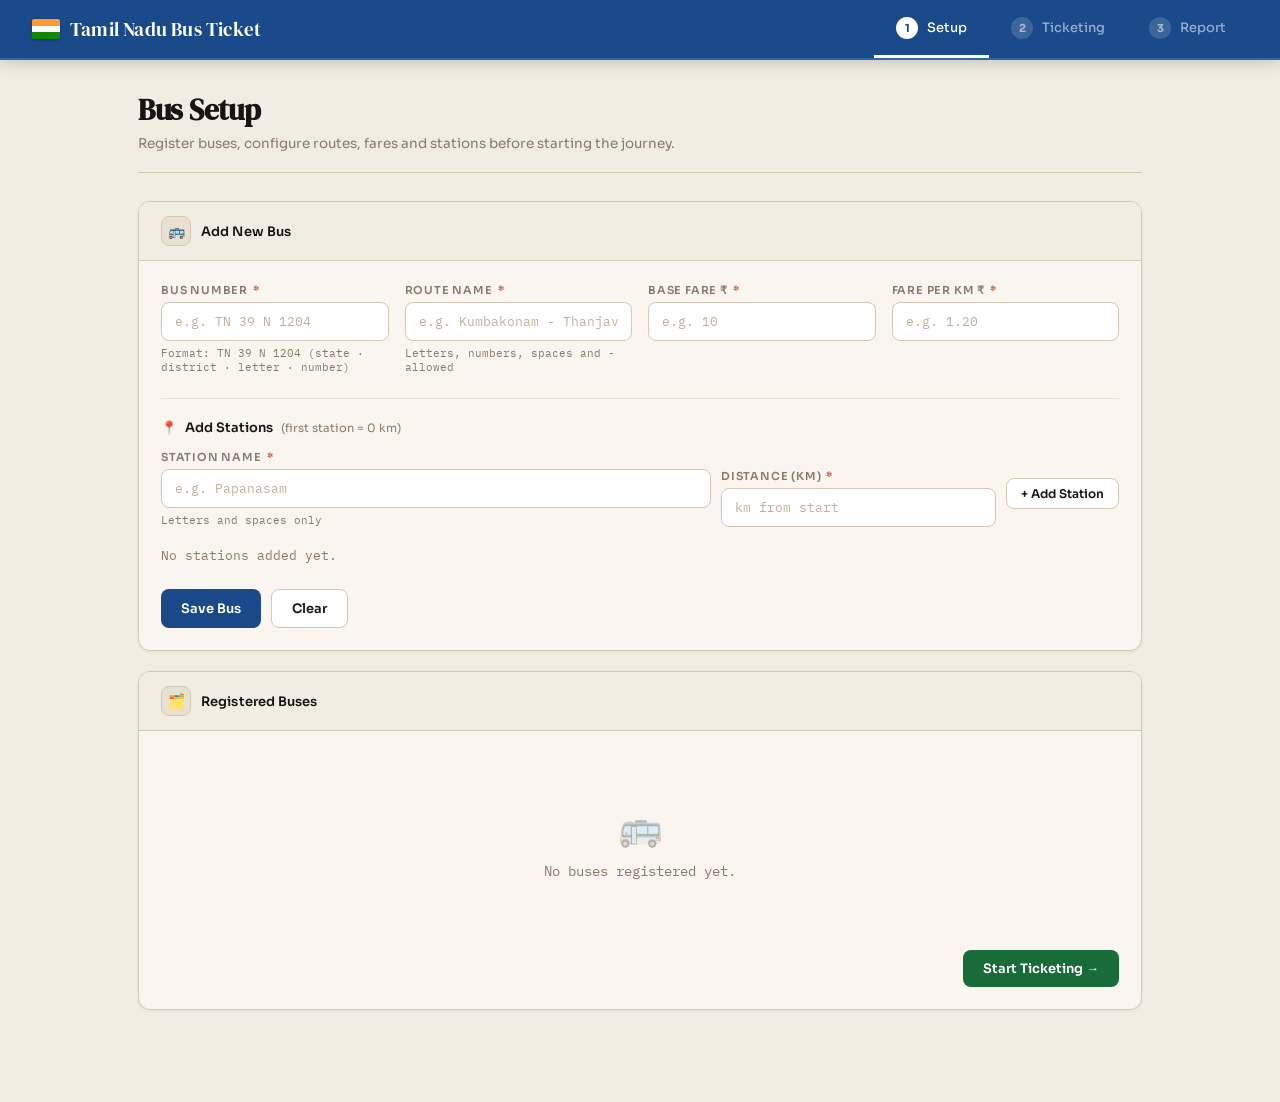
<file: 04-BusTicket/index.html>
<!DOCTYPE html>
<html lang="en">
<head>
<meta charset="UTF-8"/>
<meta name="viewport" content="width=device-width, initial-scale=1.0"/>
<title>TN Bus Ticket Generator</title>
<link href="https://fonts.googleapis.com/css2?family=Sora:wght@300;400;500;600;700&family=IBM+Plex+Mono:wght@400;500;600&family=DM+Serif+Display&display=swap" rel="stylesheet"/>
<style>
:root{
  --ink:#1a1410;
  --ink2:#4a3f35;
  --ink3:#8a7a6a;
  --paper:#faf6ef;
  --paper2:#f2ede3;
  --paper3:#e8e0d0;
  --rust:#c4441c;
  --rust2:#e85a28;
  --green:#1a6b3a;
  --green2:#2a8c50;
  --amber:#c47a1c;
  --blue:#1a4a8a;
  --blue2:#2a6aaa;
  --border:#d4c8b4;
  --border2:#bfb09a;
  --font-head:'Sora',sans-serif;
  --font-mono:'IBM Plex Mono',monospace;
  --font-serif:'DM Serif Display',serif;
}
*{margin:0;padding:0;box-sizing:border-box;}
html{font-size:15px;}
body{
  background:var(--paper2);
  color:var(--ink);
  font-family:var(--font-head);
  min-height:100vh;
}

/* ── TOPBAR ── */
.topbar{
  background:var(--blue);
  padding:0 32px;
  display:flex;align-items:center;gap:0;
  height:58px;
  box-shadow:0 2px 0 var(--blue2), 0 4px 16px rgba(0,0,0,0.2);
  position:sticky;top:0;z-index:100;
}
.tb-logo{
  font-family:var(--font-serif);
  font-size:1.25rem;
  color:#fff;
  letter-spacing:0.2px;
  margin-right:auto;
  display:flex;align-items:center;gap:10px;
}
.tb-logo .flag{
  width:28px;height:20px;border-radius:2px;
  background:linear-gradient(180deg,#ff9933 33%,#fff 33%,#fff 66%,#138808 66%);
  flex-shrink:0;box-shadow:0 1px 3px rgba(0,0,0,0.3);
}
.tb-tab{
  padding:0 22px;height:58px;
  display:flex;align-items:center;gap:9px;
  color:rgba(255,255,255,0.55);
  font-family:var(--font-head);font-size:13px;font-weight:500;
  cursor:pointer;border-bottom:3px solid transparent;
  transition:all 0.18s;
}
.tb-tab:hover{color:rgba(255,255,255,0.85);background:rgba(255,255,255,0.07);}
.tb-tab.active{color:#fff;border-bottom-color:#fff;}
.tb-tab.done{color:rgba(255,255,255,0.75);}
.tb-num{
  width:22px;height:22px;border-radius:50%;
  background:rgba(255,255,255,0.15);
  display:flex;align-items:center;justify-content:center;
  font-size:11px;font-weight:700;transition:all 0.18s;
}
.tb-tab.active .tb-num{background:#fff;color:var(--blue);}
.tb-tab.done .tb-num{background:rgba(255,255,255,0.9);color:var(--green);}

/* ── PAGES ── */
.page{display:none;max-width:1060px;margin:0 auto;padding:32px 28px 72px;}
.page.active{display:block;}

/* ── PAGE HEADER ── */
.pg-hdr{margin-bottom:28px;padding-bottom:20px;border-bottom:1px solid var(--border);}
.pg-hdr h1{
  font-family:var(--font-serif);font-size:1.9rem;
  color:var(--ink);margin-bottom:5px;letter-spacing:-0.3px;
}
.pg-hdr p{font-size:13.5px;color:var(--ink3);}

/* ── CARD ── */
.card{
  background:var(--paper);
  border:1px solid var(--border);
  border-radius:12px;
  margin-bottom:20px;
  overflow:hidden;
  box-shadow:0 1px 3px rgba(0,0,0,0.06);
}
.card-hdr{
  padding:14px 22px;
  border-bottom:1px solid var(--border);
  background:var(--paper2);
  display:flex;align-items:center;gap:10px;
}
.card-hdr .ch-ico{
  width:30px;height:30px;border-radius:8px;
  background:var(--paper3);border:1px solid var(--border);
  display:flex;align-items:center;justify-content:center;font-size:14px;
}
.card-hdr .ch-title{
  font-family:var(--font-head);font-size:13px;font-weight:600;
  color:var(--ink);letter-spacing:0.1px;
}
.card-hdr .ch-right{margin-left:auto;font-family:var(--font-mono);font-size:11px;color:var(--ink3);}
.card-body{padding:22px;}

/* ── FORM ── */
.form-grid{display:grid;grid-template-columns:repeat(auto-fit,minmax(190px,1fr));gap:16px;}
.fg{display:flex;flex-direction:column;gap:5px;}
.fg label{
  font-size:11px;font-weight:600;
  color:var(--ink3);letter-spacing:0.8px;text-transform:uppercase;
  display:flex;align-items:center;gap:5px;
}
.fg label .req{color:var(--rust);}
.fi{
  background:#fff;
  border:1.5px solid var(--border);
  border-radius:8px;padding:10px 13px;
  font-family:var(--font-mono);font-size:13px;
  color:var(--ink);outline:none;
  transition:border-color 0.18s,box-shadow 0.18s;
  width:100%;
}
.fi:focus{border-color:var(--blue2);box-shadow:0 0 0 3px rgba(26,74,138,0.08);}
.fi::placeholder{color:var(--border2);}
.fi.ok{border-color:var(--green2);}
.fi.err{border-color:var(--rust);}
.fhint{font-size:11px;color:var(--ink3);font-family:var(--font-mono);}
.ferr{font-size:11px;color:var(--rust);font-family:var(--font-mono);display:none;}
.fok{font-size:11px;color:var(--green2);font-family:var(--font-mono);display:none;}
.fi.err~.ferr{display:block;}

/* ── BUTTONS ── */
.btn{
  padding:10px 20px;border:none;border-radius:8px;
  font-family:var(--font-head);font-size:13px;font-weight:600;
  cursor:pointer;transition:all 0.14s;
  display:inline-flex;align-items:center;gap:7px;
}
.btn:active{transform:scale(0.97);}
.btn-blue{background:var(--blue);color:#fff;}
.btn-blue:hover{background:var(--blue2);}
.btn-green{background:var(--green);color:#fff;}
.btn-green:hover{background:var(--green2);}
.btn-rust{background:var(--rust);color:#fff;}
.btn-rust:hover{background:var(--rust2);}
.btn-outline{background:#fff;color:var(--ink);border:1.5px solid var(--border);}
.btn-outline:hover{background:var(--paper2);}
.btn-sm{padding:7px 14px;font-size:12px;}

/* ── STATION TABLE ── */
.st-table{width:100%;border-collapse:collapse;font-size:13px;}
.st-table th{
  text-align:left;padding:9px 12px;font-size:11px;font-weight:600;
  color:var(--ink3);letter-spacing:0.5px;text-transform:uppercase;
  border-bottom:1.5px solid var(--border);
}
.st-table td{padding:9px 12px;border-bottom:1px solid var(--paper3);color:var(--ink);}
.st-table tr:last-child td{border-bottom:none;}
.st-table tr:hover td{background:var(--paper2);}
.km-badge{
  background:var(--paper3);color:var(--blue);
  font-family:var(--font-mono);font-size:11.5px;font-weight:600;
  padding:2px 10px;border-radius:20px;border:1px solid var(--border);
}
.del-btn{
  background:none;border:none;color:var(--rust);
  font-size:15px;cursor:pointer;padding:3px 7px;
  border-radius:6px;opacity:0.5;transition:opacity 0.15s;
}
.del-btn:hover{opacity:1;background:rgba(196,68,28,0.08);}

/* ── BUS CARDS ── */
.bus-grid{display:flex;flex-direction:column;gap:10px;}
.bus-card{
  background:#fff;border:1.5px solid var(--border);
  border-radius:10px;padding:14px 16px;
  display:flex;align-items:center;gap:14px;
  transition:all 0.16s;
}
.bus-card:hover{border-color:var(--blue2);box-shadow:0 2px 12px rgba(26,74,138,0.1);}
.bus-icon{
  width:42px;height:42px;border-radius:10px;
  background:var(--paper2);border:1px solid var(--border);
  display:flex;align-items:center;justify-content:center;font-size:20px;flex-shrink:0;
}
.bus-number{font-family:var(--font-mono);font-size:14px;font-weight:600;color:var(--blue);}
.bus-route{font-size:12.5px;color:var(--ink2);margin-top:3px;}
.bus-meta{font-size:11.5px;color:var(--ink3);margin-top:2px;font-family:var(--font-mono);}

/* ══════════════════════════════
   MACHINE SECTION
══════════════════════════════ */
.machine-layout{display:flex;gap:32px;align-items:flex-start;flex-wrap:wrap;}

/* THE PHYSICAL MACHINE */
.machine-outer{
  width:310px;flex-shrink:0;
  /* wooden/olive casing */
  background:linear-gradient(160deg,#6b5e4a 0%,#574c3a 60%,#4a4030 100%);
  border-radius:20px;
  padding:3px;
  box-shadow:
    0 0 0 1px #3a3028,
    0 24px 56px rgba(0,0,0,0.45),
    inset 0 1px 0 rgba(255,255,255,0.12);
}
.machine-inner{
  background:linear-gradient(160deg,#3d3626 0%,#2e2a1e 100%);
  border-radius:18px;
  overflow:hidden;
  border:1px solid #4a4030;
}
.machine-top-bar{
  background:linear-gradient(180deg,#2a2418 0%,#1e1a10 100%);
  padding:14px 18px 10px;
  display:flex;align-items:center;justify-content:space-between;
  border-bottom:1px solid #3a3020;
}
.mtb-brand{
  font-family:var(--font-mono);font-size:9px;font-weight:600;
  color:#6b5a3a;letter-spacing:3px;text-transform:uppercase;
}
.mtb-dots{display:flex;gap:6px;}
.mtb-dot{width:9px;height:9px;border-radius:50%;}

/* LED DISPLAY */
.led-display{
  background:#0a0e06;
  margin:0 14px 0;
  border-radius:6px;
  padding:10px 14px;
  border:2px solid #1a1a0e;
  box-shadow:inset 0 2px 8px rgba(0,0,0,0.8);
  font-family:var(--font-mono);font-size:11px;
  color:#7aff4a;letter-spacing:0.5px;
  min-height:32px;
  line-height:1.4;
  margin-top:10px;
}

/* PAPER SLOT */
.paper-slot-top{
  height:8px;background:#0e0c08;
  margin:8px 14px 0;border-radius:3px;
  box-shadow:inset 0 2px 4px rgba(0,0,0,0.9);
}
/* RECEIPT AREA */
.receipt-area{
  background:#1a1610;
  padding:10px 12px;
  min-height:300px;max-height:380px;
  overflow-y:auto;
  margin:4px 14px;border-radius:4px;
}
.receipt-area::-webkit-scrollbar{width:3px;}
.receipt-area::-webkit-scrollbar-thumb{background:#3a3020;}

/* THERMAL PAPER */
.receipt-paper{
  background:#fdfcf5;
  border-radius:2px;
  padding:14px 12px 26px;
  font-family:var(--font-mono);
  font-size:11px;color:#1a1410;
  min-height:280px;position:relative;
  box-shadow:0 2px 8px rgba(0,0,0,0.5);
}
.receipt-paper::after{
  content:'';position:absolute;bottom:0;left:0;right:0;height:22px;
  background:repeating-linear-gradient(90deg,#fdfcf5 0,#fdfcf5 8px,#ede8d8 8px,#ede8d8 9px);
}
.r-center{text-align:center;}
.r-bold{font-weight:600;font-size:12px;}
.r-sm{font-size:10px;color:#555;}
.r-dash{border:none;border-top:1px dashed #b0a060;margin:5px 0;}
.r-solid{border:none;border-top:2px solid #444;margin:4px 0;}
.r-row{display:flex;justify-content:space-between;font-size:10.5px;margin:2px 0;}
.r-row.r-final{font-weight:700;font-size:12.5px;margin-top:4px;}
.r-thank{text-align:center;font-size:10px;color:#666;margin-top:8px;line-height:1.7;}
@keyframes printIn{from{opacity:0;max-height:0;}to{opacity:1;max-height:80px;}}
.print-line{animation:printIn 0.1s ease-out forwards;}

/* BOTTOM PAPER SLOT */
.paper-slot-bot{
  height:8px;background:#0e0c08;
  margin:4px 14px 10px;border-radius:3px;
  box-shadow:inset 0 2px 4px rgba(0,0,0,0.9);
}

/* MACHINE CONTROLS */
.machine-controls{
  background:linear-gradient(180deg,#2a2418 0%,#1e1a10 100%);
  padding:16px 16px 18px;
  border-top:1px solid #3a3020;
}
.mc-label{
  font-family:var(--font-mono);font-size:9px;font-weight:600;
  color:#6b5a3a;letter-spacing:2px;text-transform:uppercase;
  margin-bottom:5px;margin-top:12px;
}
.mc-label:first-child{margin-top:0;}
.mc-select{
  width:100%;
  background:#120f08;border:1px solid #3a3020;
  border-radius:7px;padding:10px 12px;
  font-family:var(--font-mono);font-size:12.5px;color:#e8d8b8;
  outline:none;cursor:pointer;
  appearance:none;
  background-image:url("data:image/svg+xml,%3Csvg xmlns='http://www.w3.org/2000/svg' width='10' height='6'%3E%3Cpath d='M0 0l5 6 5-6z' fill='%236b5a3a'/%3E%3C/svg%3E");
  background-repeat:no-repeat;background-position:right 12px center;
  transition:border-color 0.15s;
}
.mc-select:focus{border-color:#8a7040;}
.mc-select option{background:#1e1a10;}

/* active bus strip */
.active-bus-strip{
  background:#120f08;border:1px solid #3a3020;
  border-left:3px solid var(--amber);
  border-radius:7px;padding:10px 13px;
  margin-bottom:12px;
  display:flex;align-items:center;gap:10px;
}
.abs-num{font-family:var(--font-mono);font-size:13px;font-weight:600;color:#e8c870;letter-spacing:1px;}
.abs-route{font-size:11px;color:#8a7a5a;margin-top:2px;}

/* COUNT ROW */
.count-row{display:flex;align-items:center;gap:8px;}
.cnt-btn{
  width:36px;height:36px;border-radius:7px;
  background:#120f08;border:1px solid #3a3020;
  color:#e8d8b8;font-size:20px;cursor:pointer;
  display:flex;align-items:center;justify-content:center;
  transition:all 0.12s;flex-shrink:0;font-family:var(--font-mono);
}
.cnt-btn:hover{border-color:#8a7040;color:#e8c870;}
.cnt-display{
  flex:1;background:#0a0e06;border:1px solid #1a1a0e;
  border-radius:7px;padding:8px 0;
  font-family:var(--font-mono);font-size:22px;font-weight:600;
  color:#7aff4a;text-align:center;letter-spacing:2px;
  box-shadow:inset 0 2px 8px rgba(0,0,0,0.6);
}

/* PRINT BTN */
.print-btn{
  width:100%;margin-top:13px;padding:13px 0;
  border:none;border-radius:9px;
  font-family:var(--font-head);font-size:13px;font-weight:700;
  letter-spacing:0.5px;cursor:pointer;
  background:var(--rust);color:#fff;
  transition:all 0.16s;
  box-shadow:0 3px 0 #8a2a0e,0 4px 12px rgba(196,68,28,0.35);
}
.print-btn:hover{background:var(--rust2);box-shadow:0 3px 0 #9a3010,0 6px 16px rgba(232,90,40,0.4);}
.print-btn:active{transform:translateY(2px);box-shadow:0 1px 0 #8a2a0e;}

/* ── TICKET LOG ── */
.ticket-log{flex:1;min-width:260px;}
.log-hdr{
  display:flex;align-items:center;justify-content:space-between;
  margin-bottom:14px;
  padding-bottom:12px;border-bottom:1px solid var(--border);
}
.log-hdr h2{font-family:var(--font-serif);font-size:1.25rem;color:var(--ink);}
.log-count-pill{
  background:var(--paper3);color:var(--ink2);
  font-family:var(--font-mono);font-size:11px;font-weight:600;
  padding:3px 11px;border-radius:20px;border:1px solid var(--border);
}
.end-btn{
  padding:9px 18px;border-radius:7px;
  background:#fff;border:1.5px solid var(--rust);
  color:var(--rust);font-family:var(--font-head);font-size:12px;font-weight:600;
  cursor:pointer;transition:all 0.14s;
}
.end-btn:hover{background:var(--rust);color:#fff;}
.log-empty{
  border:1.5px dashed var(--border);border-radius:10px;
  text-align:center;padding:36px 20px;
  font-size:13px;color:var(--ink3);font-family:var(--font-mono);
}
.log-list{display:flex;flex-direction:column;gap:8px;max-height:460px;overflow-y:auto;}
.log-item{
  background:#fff;border:1px solid var(--border);
  border-radius:10px;padding:12px 16px;
  display:flex;align-items:center;justify-content:space-between;gap:12px;
  transition:border-color 0.14s;
}
.log-item:hover{border-color:var(--blue2);}
.log-item.fresh{animation:itemIn 0.3s ease-out;}
@keyframes itemIn{from{opacity:0;transform:translateY(-6px);}to{opacity:1;transform:translateY(0);}}
.li-route{font-family:var(--font-head);font-size:13px;font-weight:600;color:var(--blue);}
.li-meta{font-size:11.5px;color:var(--ink3);margin-top:3px;font-family:var(--font-mono);}
.li-fare{font-family:var(--font-mono);font-size:14px;font-weight:600;color:var(--green);text-align:right;}
.li-no{font-family:var(--font-mono);font-size:10px;color:var(--ink3);margin-top:2px;text-align:right;}

/* ── PHASE 3 ── */
.stats-row{display:grid;grid-template-columns:repeat(auto-fit,minmax(140px,1fr));gap:14px;margin-bottom:24px;}
.stat-box{background:#fff;border:1px solid var(--border);border-radius:12px;padding:18px 16px;border-top:3px solid var(--border);}
.stat-box.sb-blue{border-top-color:var(--blue);}
.stat-box.sb-green{border-top-color:var(--green);}
.stat-box.sb-rust{border-top-color:var(--rust);}
.stat-box.sb-amber{border-top-color:var(--amber);}
.stat-val{font-family:var(--font-mono);font-size:22px;font-weight:600;color:var(--ink);margin-bottom:5px;}
.stat-lbl{font-size:11.5px;color:var(--ink3);}

.r3-table{width:100%;border-collapse:collapse;font-size:13px;}
.r3-table th{padding:10px 14px;font-size:11px;font-weight:600;color:var(--ink3);letter-spacing:0.5px;text-transform:uppercase;border-bottom:1.5px solid var(--border);text-align:left;}
.r3-table td{padding:10px 14px;border-bottom:1px solid var(--paper3);color:var(--ink);}
.r3-table tr:last-child td{border-bottom:none;}
.r3-table tr:hover td{background:var(--paper2);}
.bar-wrap{background:var(--paper3);border-radius:100px;height:7px;overflow:hidden;flex:1;}
.bar-fill{height:100%;border-radius:100px;background:linear-gradient(90deg,var(--blue),var(--blue2));transition:width 0.8s ease;}

/* ── OVERLAY ── */
.overlay{position:fixed;inset:0;background:rgba(26,20,16,0.65);display:none;align-items:center;justify-content:center;z-index:500;backdrop-filter:blur(3px);}
.overlay.show{display:flex;}
.ov-card{
  background:var(--paper);border:1px solid var(--border);
  border-radius:16px;padding:28px;width:430px;max-width:93vw;max-height:80vh;overflow-y:auto;
  box-shadow:0 20px 60px rgba(0,0,0,0.3);
}
.ov-title{font-family:var(--font-serif);font-size:1.4rem;color:var(--ink);margin-bottom:5px;}
.ov-sub{font-size:13px;color:var(--ink3);margin-bottom:20px;}
.ov-bus-card{
  background:#fff;border:1.5px solid var(--border);
  border-radius:10px;padding:14px 16px;
  display:flex;align-items:center;gap:14px;
  cursor:pointer;transition:all 0.16s;margin-bottom:10px;
}
.ov-bus-card:hover{border-color:var(--blue2);box-shadow:0 2px 10px rgba(26,74,138,0.12);}

/* ── TOAST ── */
.toast{
  position:fixed;bottom:28px;left:50%;transform:translateX(-50%);
  background:var(--ink);color:var(--paper);
  font-family:var(--font-head);font-size:13px;font-weight:500;
  padding:11px 24px;border-radius:100px;
  opacity:0;transition:opacity 0.22s;pointer-events:none;z-index:999;
  box-shadow:0 4px 20px rgba(0,0,0,0.25);
}
.toast.show{opacity:1;}
.toast.t-ok{background:var(--green);}
.toast.t-err{background:var(--rust);}

.empty-state{text-align:center;padding:52px 20px;color:var(--ink3);}
.empty-state .es-i{font-size:36px;margin-bottom:12px;opacity:0.4;}
.empty-state p{font-size:13.5px;font-family:var(--font-mono);}

/* validation hint */
.vhint{font-size:11px;color:var(--ink3);font-family:var(--font-mono);}
.verr{font-size:11px;color:var(--rust);font-family:var(--font-mono);display:none;}
.vok{font-size:11px;color:var(--green2);font-family:var(--font-mono);display:none;}

@media(max-width:680px){
  .machine-layout{flex-direction:column;align-items:center;}
  .machine-outer{width:100%;max-width:310px;}
  .topbar{padding:0 14px;}
  .page{padding:20px 14px 60px;}
}
</style>
</head>
<body>

<!-- TOPBAR -->
<div class="topbar">
  <div class="tb-logo">
    <div class="flag"></div>
    Tamil Nadu Bus Ticket
  </div>
  <div class="tb-tab active" id="tab1" onclick="goPage(1)">
    <div class="tb-num">1</div> Setup
  </div>
  <div class="tb-tab" id="tab2" onclick="goPage(2)">
    <div class="tb-num">2</div> Ticketing
  </div>
  <div class="tb-tab" id="tab3" onclick="goPage(3)">
    <div class="tb-num">3</div> Report
  </div>
</div>

<!-- ══════════════ PAGE 1 ══════════════ -->
<div class="page active" id="page1">
  <div class="pg-hdr">
    <h1>Bus Setup</h1>
    <p>Register buses, configure routes, fares and stations before starting the journey.</p>
  </div>

  <div class="card">
    <div class="card-hdr">
      <div class="ch-ico">🚌</div>
      <div class="ch-title">Add New Bus</div>
    </div>
    <div class="card-body">
      <div class="form-grid">

        <div class="fg">
          <label>Bus Number <span class="req">*</span></label>
          <input class="fi" id="inp-busno" placeholder="e.g. TN 39 N 1204" oninput="vBusNo(this)" maxlength="16"/>
          <span class="vhint">Format: TN 39 N 1204 (state · district · letter · number)</span>
          <span class="verr" id="err-busno">Must match format: TN 39 N 1204</span>
          <span class="vok"  id="ok-busno">✓ Valid bus number</span>
        </div>

        <div class="fg">
          <label>Route Name <span class="req">*</span></label>
          <input class="fi" id="inp-route" placeholder="e.g. Kumbakonam - Thanjavur" oninput="vRoute(this)" maxlength="60"/>
          <span class="vhint">Letters, numbers, spaces and - allowed</span>
          <span class="verr" id="err-route">Only letters, numbers, spaces and hyphens</span>
          <span class="vok"  id="ok-route">✓ Valid route</span>
        </div>

        <div class="fg">
          <label>Base Fare ₹ <span class="req">*</span></label>
          <input class="fi" id="inp-fare" type="number" min="1" step="0.5" placeholder="e.g. 10" oninput="vPosNum(this,'err-fare','ok-fare')"/>
          <span class="verr" id="err-fare">Enter a valid positive amount</span>
          <span class="vok"  id="ok-fare">✓</span>
        </div>

        <div class="fg">
          <label>Fare per KM ₹ <span class="req">*</span></label>
          <input class="fi" id="inp-kmfare" type="number" min="0.1" step="0.1" placeholder="e.g. 1.20" oninput="vPosNum(this,'err-kmfare','ok-kmfare')"/>
          <span class="verr" id="err-kmfare">Enter a valid positive amount</span>
          <span class="vok"  id="ok-kmfare">✓</span>
        </div>

      </div>

      <!-- STATIONS -->
      <div style="margin-top:24px;border-top:1px solid var(--paper3);padding-top:20px;">
        <div style="font-family:var(--font-head);font-size:13px;font-weight:600;color:var(--ink);margin-bottom:14px;display:flex;align-items:center;gap:8px;">
          <span>📍</span> Add Stations
          <span style="font-size:11.5px;color:var(--ink3);font-weight:400;">(first station = 0 km)</span>
        </div>
        <div style="display:flex;gap:10px;flex-wrap:wrap;align-items:flex-end;margin-bottom:14px;">
          <div class="fg" style="flex:2;min-width:140px;">
            <label>Station Name <span class="req">*</span></label>
            <input class="fi" id="inp-sname" placeholder="e.g. Papanasam" oninput="vStation(this)" maxlength="30"/>
            <span class="vhint">Letters and spaces only</span>
            <span class="verr" id="err-sname">Only letters and spaces allowed</span>
            <span class="vok"  id="ok-sname">✓</span>
          </div>
          <div class="fg" style="flex:1;min-width:120px;">
            <label>Distance (km) <span class="req">*</span></label>
            <input class="fi" id="inp-sdist" type="number" min="0" step="1" placeholder="km from start" oninput="vPosNum(this,'err-sdist','ok-sdist',true)"/>
            <span class="verr" id="err-sdist">Enter a valid distance</span>
            <span class="vok"  id="ok-sdist">✓</span>
          </div>
          <button class="btn btn-outline btn-sm" onclick="addStation()" style="margin-bottom:18px;">+ Add Station</button>
        </div>
        <div id="st-empty" style="font-size:12.5px;color:var(--ink3);padding:6px 0;font-family:var(--font-mono);">No stations added yet.</div>
        <table class="st-table" id="st-table" style="display:none;">
          <thead><tr><th>#</th><th>Station</th><th>Distance</th><th></th></tr></thead>
          <tbody id="st-tbody"></tbody>
        </table>
      </div>

      <div style="margin-top:20px;display:flex;gap:10px;flex-wrap:wrap;">
        <button class="btn btn-blue" onclick="saveBus()">Save Bus</button>
        <button class="btn btn-outline" onclick="clearForm()">Clear</button>
      </div>
    </div>
  </div>

  <!-- REGISTERED BUSES -->
  <div class="card">
    <div class="card-hdr">
      <div class="ch-ico">🗂️</div>
      <div class="ch-title">Registered Buses</div>
      <div class="ch-right" id="bus-count"></div>
    </div>
    <div class="card-body">
      <div id="bus-list-wrap">
        <div class="empty-state"><div class="es-i">🚌</div><p>No buses registered yet.</p></div>
      </div>
      <div style="margin-top:18px;text-align:right;">
        <button class="btn btn-green" onclick="goPage(2)">Start Ticketing →</button>
      </div>
    </div>
  </div>
</div>

<!-- ══════════════ PAGE 2 ══════════════ -->
<div class="page" id="page2">
  <div class="pg-hdr">
    <h1>Ticketing</h1>
    <p>Select boarding &amp; departing stations, set passenger count, and print the ticket.</p>
  </div>

  <div class="machine-layout">

    <!-- MACHINE -->
    <div class="machine-outer">
      <div class="machine-inner">
        <div class="machine-top-bar">
          <div class="mtb-brand">TNSTC · TICKET PRINTER</div>
          <div class="mtb-dots">
            <div class="mtb-dot" style="background:#ff5f57;box-shadow:0 0 5px #ff5f57aa;"></div>
            <div class="mtb-dot" style="background:#febc2e;box-shadow:0 0 5px #febc2eaa;"></div>
            <div class="mtb-dot" style="background:#28c840;box-shadow:0 0 5px #28c840aa;"></div>
          </div>
        </div>
        <div class="led-display" id="led-display">READY&nbsp;·&nbsp;SELECT BUS TO BEGIN</div>
        <div class="paper-slot-top"></div>
        <div class="receipt-area">
          <div class="receipt-paper" id="receipt-paper">
            <div style="text-align:center;color:#aaa;font-size:10px;padding:50px 0 0;">— ready to print —</div>
          </div>
        </div>
        <div class="paper-slot-bot"></div>
        <div class="machine-controls" id="machine-controls"></div>
      </div>
    </div>

    <!-- LOG -->
    <div class="ticket-log">
      <div class="log-hdr">
        <h2>Tickets Issued <span class="log-count-pill" id="log-count">0</span></h2>
        <button class="end-btn" onclick="endJourney()">End Journey → Report</button>
      </div>
      <div id="ticket-log-list">
        <div class="log-empty">No tickets issued yet.</div>
      </div>
    </div>
  </div>
</div>

<!-- ══════════════ PAGE 3 ══════════════ -->
<div class="page" id="page3">
  <div class="pg-hdr">
    <h1>Journey Report</h1>
    <p>Passenger counts per station and total revenue summary.</p>
  </div>
  <div id="report-wrap">
    <div class="empty-state"><div class="es-i">📊</div><p>Complete a journey to view the report.</p></div>
  </div>
</div>

<!-- OVERLAY -->
<div class="overlay" id="overlay">
  <div class="ov-card">
    <div class="ov-title">Choose Your Bus</div>
    <div class="ov-sub">Select the bus you are conducting. You won't be asked again until the journey ends.</div>
    <div id="ov-list"></div>
    <div style="margin-top:14px;">
      <button class="btn btn-outline btn-sm" onclick="goPage(1)">← Add a bus first</button>
    </div>
  </div>
</div>

<div class="toast" id="toast-el"></div>

<script>
/* ═══ STATE ═══ */
const db={buses:[],activeBusId:null,tickets:[],tc:1,tmpSt:[]};
let curCount=1,pQ=[],pBusy=false;

/* ═══ NAV ═══ */
function goPage(n){
  [1,2,3].forEach(i=>{
    document.getElementById('page'+i).classList.toggle('active',i===n);
    document.getElementById('tab'+i).classList.toggle('active',i===n);
  });
  if(n===2)initTicketing();
  if(n===3)renderReport();
}

/* ═══ TOAST ═══ */
function toast(msg,type=''){
  const t=document.getElementById('toast-el');
  t.textContent=msg;t.className='toast show'+(type?' t-'+type:'');
  clearTimeout(t._t);t._t=setTimeout(()=>t.classList.remove('show'),2300);
}

/* ═══ VALIDATION ═══ */
function setV(inp,errId,okId,ok){
  const has=inp.value.length>0;
  inp.classList.toggle('ok',ok&&has);
  inp.classList.toggle('err',!ok&&has);
  if(errId)document.getElementById(errId).style.display=(!ok&&has?'block':'none');
  if(okId) document.getElementById(okId).style.display=(ok&&has?'block':'none');
  return ok;
}
/* TN bus number: e.g. TN 39 N 1204  — 2 letters, space, 2 digits, space, 1 letter, space, 4 digits */
function vBusNo(inp){
  const v=inp.value.trim();
  const ok=/^[A-Z]{2}\s\d{2}\s[A-Z]{1,2}\s\d{4}$/i.test(v);
  setV(inp,'err-busno','ok-busno',ok);
}
function vRoute(inp){
  const ok=/^[A-Za-z0-9 \-]{3,60}$/.test(inp.value.trim());
  setV(inp,'err-route','ok-route',ok);
}
/* station name: 2–30 letters/spaces, no digits */
function vStation(inp){
  const ok=/^[A-Za-z\u0B80-\u0BFF ]{2,30}$/.test(inp.value.trim());
  setV(inp,'err-sname','ok-sname',ok);
}
function vPosNum(inp,eId,oId,allowZero=false){
  const v=parseFloat(inp.value);
  const ok=!isNaN(v)&&(allowZero?v>=0:v>0);
  setV(inp,eId,oId,ok);
}

/* ═══ PHASE 1 ═══ */
function addStation(){
  const ni=document.getElementById('inp-sname');
  const di=document.getElementById('inp-sdist');
  vStation(ni);vPosNum(di,'err-sdist','ok-sdist',true);
  if(!ni.classList.contains('ok')){toast('Station name: letters and spaces only','err');return;}
  if(!di.classList.contains('ok')&&di.value===''){toast('Enter a distance','err');return;}
  const name=ni.value.trim(),dist=parseFloat(di.value);
  if(db.tmpSt.some(s=>s.name.toLowerCase()===name.toLowerCase())){toast('"'+name+'" already added','err');return;}
  db.tmpSt.push({name,km:dist});
  db.tmpSt.sort((a,b)=>a.km-b.km);
  ni.value='';di.value='';
  ['ok-sname','ok-sdist'].forEach(id=>{document.getElementById(id).style.display='none';});
  ni.classList.remove('ok');di.classList.remove('ok');
  renderTmpSt();
  toast('"'+name+'" added','ok');
}
function rmSt(i){db.tmpSt.splice(i,1);renderTmpSt();}
function renderTmpSt(){
  const tb=document.getElementById('st-tbody');
  const tbl=document.getElementById('st-table');
  const em=document.getElementById('st-empty');
  if(!db.tmpSt.length){tbl.style.display='none';em.style.display='block';return;}
  tbl.style.display='table';em.style.display='none';
  tb.innerHTML=db.tmpSt.map((s,i)=>`<tr>
    <td><span style="font-family:var(--font-mono);color:var(--ink3);">${String(i+1).padStart(2,'0')}</span></td>
    <td>${s.name}${i===0?' <span style="font-size:10px;color:var(--blue);font-weight:600;">[START]</span>':''}</td>
    <td><span class="km-badge">${s.km} km</span></td>
    <td><button class="del-btn" onclick="rmSt(${i})">✕</button></td>
  </tr>`).join('');
}

function saveBus(){
  const num=document.getElementById('inp-busno').value.trim();
  const rt=document.getElementById('inp-route').value.trim();
  const fare=parseFloat(document.getElementById('inp-fare').value);
  const kmf=parseFloat(document.getElementById('inp-kmfare').value);
  if(!/^[A-Z]{2}\s\d{2}\s[A-Z]{1,2}\s\d{4}$/i.test(num)){toast('Invalid bus number format (e.g. TN 39 N 1204)','err');return;}
  if(!/^[A-Za-z0-9 \-]{3,60}$/.test(rt)){toast('Invalid route name','err');return;}
  if(isNaN(fare)||fare<=0){toast('Enter a valid base fare','err');return;}
  if(isNaN(kmf)||kmf<=0){toast('Enter a valid fare per km','err');return;}
  if(db.tmpSt.length<2){toast('Add at least 2 stations','err');return;}
  db.buses.push({id:Date.now(),number:num,route:rt,fare,kmfare:kmf,stations:[...db.tmpSt]});
  clearForm();renderBuses();toast('Bus "'+num+'" saved','ok');
}
function clearForm(){
  ['inp-busno','inp-route','inp-fare','inp-kmfare','inp-sname','inp-sdist'].forEach(id=>{
    const e=document.getElementById(id);e.value='';e.classList.remove('ok','err');
  });
  ['err-busno','err-route','err-fare','err-kmfare','err-sname','err-sdist',
   'ok-busno','ok-route','ok-fare','ok-kmfare','ok-sname','ok-sdist'].forEach(id=>document.getElementById(id).style.display='none');
  db.tmpSt=[];renderTmpSt();
}
function delBus(id){
  db.buses=db.buses.filter(b=>b.id!==id);
  if(db.activeBusId===id)db.activeBusId=null;
  renderBuses();
}
function renderBuses(){
  const wrap=document.getElementById('bus-list-wrap');
  document.getElementById('bus-count').textContent=db.buses.length?db.buses.length+' registered':'';
  if(!db.buses.length){wrap.innerHTML='<div class="empty-state"><div class="es-i">🚌</div><p>No buses registered yet.</p></div>';return;}
  wrap.innerHTML='<div class="bus-grid">'+db.buses.map(b=>`
    <div class="bus-card">
      <div class="bus-icon">🚌</div>
      <div style="flex:1;">
        <div class="bus-number">${b.number}</div>
        <div class="bus-route">${b.route}</div>
        <div class="bus-meta">${b.stations.length} stations · ₹${b.fare} base · ₹${b.kmfare}/km</div>
      </div>
      <button class="btn btn-rust btn-sm" onclick="delBus(${b.id})">Delete</button>
    </div>`).join('')+'</div>';
}

/* ═══ PHASE 2 ═══ */
function initTicketing(){
  if(!db.buses.length){
    document.getElementById('machine-controls').innerHTML=`
      <div style="text-align:center;padding:8px 0;">
        <div style="color:#8a7040;font-family:var(--font-mono);font-size:11px;margin-bottom:10px;">No buses registered.</div>
        <button class="btn btn-outline" style="width:100%;color:var(--amber);border-color:var(--amber);" onclick="goPage(1)">← Go to Setup</button>
      </div>`;
    setLed('ERROR · NO BUSES REGISTERED');return;
  }
  if(!db.activeBusId)showOverlay();
  else renderControls();
}

function setLed(txt){
  const e=document.getElementById('led-display');
  if(e)e.textContent=txt;
}

function showOverlay(){
  const ov=document.getElementById('overlay');
  const list=document.getElementById('ov-list');
  list.innerHTML=db.buses.map(b=>`
    <div class="ov-bus-card" onclick="selectBus(${b.id})">
      <div class="bus-icon">🚌</div>
      <div style="flex:1;">
        <div class="bus-number">${b.number}</div>
        <div class="bus-route">${b.route}</div>
        <div class="bus-meta">${b.stations.length} stations · ₹${b.kmfare}/km</div>
      </div>
    </div>`).join('');
  ov.classList.add('show');
}

function selectBus(id){
  db.activeBusId=id;db.tickets=[];db.tc=1;curCount=1;
  document.getElementById('overlay').classList.remove('show');
  document.getElementById('ticket-log-list').innerHTML='<div class="log-empty">No tickets issued yet.</div>';
  document.getElementById('log-count').textContent='0';
  clearReceipt();renderControls();
  const b=getBus();
  setLed('BUS: '+b.number+' · READY');
  toast('Bus selected — start ticketing!','ok');
}

function getBus(){return db.buses.find(b=>b.id===db.activeBusId);}

function renderControls(){
  const b=getBus();if(!b){showOverlay();return;}
  const opts=b.stations.map((s,i)=>`<option value="${i}">${s.name} (${s.km} km)</option>`).join('');
  document.getElementById('machine-controls').innerHTML=`
    <div class="active-bus-strip">
      <span style="font-size:18px;">🚌</span>
      <div>
        <div class="abs-num">${b.number}</div>
        <div class="abs-route">${b.route}</div>
      </div>
    </div>
    <div class="mc-label">Boarding Station</div>
    <select class="mc-select" id="sel-from">${opts}</select>
    <div class="mc-label">Departing Station</div>
    <select class="mc-select" id="sel-to">${opts}</select>
    <div class="mc-label">Passenger Count</div>
    <div class="count-row">
      <button class="cnt-btn" onclick="adjCount(-1)">−</button>
      <div class="cnt-display" id="cnt-d">1</div>
      <button class="cnt-btn" onclick="adjCount(1)">+</button>
    </div>
    <button class="print-btn" onclick="printTicket()">🖨 &nbsp;Print Ticket</button>`;
  const toEl=document.getElementById('sel-to');
  if(toEl&&toEl.options.length>1)toEl.selectedIndex=1;
  curCount=1;
}

function adjCount(d){curCount=Math.max(1,curCount+d);const e=document.getElementById('cnt-d');if(e)e.textContent=curCount;}

/* RECEIPT */
function clearReceipt(){
  document.getElementById('receipt-paper').innerHTML='<div style="text-align:center;color:#aaa;font-size:10px;padding:50px 0 0;">— ready to print —</div>';
  pQ=[];pBusy=false;
}
function addLine(html,delay){pQ.push({html,delay:delay||55});if(!pBusy)nextLine();}
function nextLine(){
  if(!pQ.length){pBusy=false;return;}
  pBusy=true;const{html,delay}=pQ.shift();
  setTimeout(()=>{
    const p=document.getElementById('receipt-paper');
    const d=document.createElement('div');d.className='print-line';d.innerHTML=html;
    p.appendChild(d);p.parentElement.scrollTop=p.parentElement.scrollHeight;
    nextLine();
  },delay);
}
function rc(t){return`<div class="r-center">${t}</div>`;}
function rr(l,r,cls=''){return`<div class="r-row ${cls}"><span>${l}</span><span>${r}</span></div>`;}
function toDay(){const d=new Date();return d.getDate().toString().padStart(2,'0')+'-'+(d.getMonth()+1).toString().padStart(2,'0')+'-'+d.getFullYear();}
function toTime(){const d=new Date();let h=d.getHours(),m=d.getMinutes().toString().padStart(2,'0');const a=h>=12?'PM':'AM';h=h%12||12;return h+':'+m+' '+a;}

function printTicket(){
  const b=getBus();if(!b)return;
  const fi=parseInt(document.getElementById('sel-from').value);
  const ti=parseInt(document.getElementById('sel-to').value);
  if(fi===ti){toast('Boarding and departing must differ!','err');return;}
  if(fi>ti){toast('Boarding must come before departing!','err');return;}
  const fS=b.stations[fi],tS=b.stations[ti];
  const dist=tS.km-fS.km;
  const fare=parseFloat(((b.fare+dist*b.kmfare)*curCount).toFixed(2));
  const no='#'+String(db.tc).padStart(5,'0'),time=toTime(),date=toDay();
  clearReceipt();
  setTimeout(()=>{
    addLine(rc('<span class="r-bold">GOVERNMENT TRANSPORTATION</span>'),85);
    addLine(rc('<span class="r-sm">OF TAMILNADU</span>'),65);
    addLine(rc('<span class="r-sm">Kumbakonam District</span>'),65);
    addLine('<hr class="r-dash"/>',55);
    addLine(rr('Ticket No',no),75);
    addLine(rr('Time',time),65);
    addLine(rr('Date',date),65);
    addLine(rr('Bus No',b.number),65);
    addLine('<hr class="r-dash"/>',55);
    addLine(rr('From',fS.name),75);
    addLine(rr('To',tS.name),65);
    addLine(rr('Distance',dist+' km'),65);
    addLine(rr('Passengers',curCount),65);
    addLine('<hr class="r-solid"/>',55);
    addLine(rr('FARE','&#8377;'+fare.toFixed(2),'r-final'),95);
    addLine('<hr class="r-dash"/>',55);
    addLine(rc('<span class="r-thank">&#9733; Have a Safe Journey! &#9733;<br/>Thank you for travelling with TNSTC</span>'),100);
    addLine('<div style="height:14px;"></div>',25);
  },70);
  setLed('TICKET '+no+' PRINTED · ₹'+fare.toFixed(2));
  db.tickets.push({id:db.tc,busId:b.id,from:fS.name,to:tS.name,fromIdx:fi,toIdx:ti,count:curCount,fare,time,date});
  db.tc++;renderLog();
  toast('Ticket '+no+' printed!','ok');
}

function renderLog(){
  document.getElementById('log-count').textContent=db.tickets.length;
  const el=document.getElementById('ticket-log-list');
  if(!db.tickets.length){el.innerHTML='<div class="log-empty">No tickets issued yet.</div>';return;}
  el.innerHTML='<div class="log-list">'+[...db.tickets].reverse().map((t,i)=>`
    <div class="log-item${i===0?' fresh':''}">
      <div>
        <div class="li-route">${t.from} → ${t.to}</div>
        <div class="li-meta">${t.count} pax · ${t.time} · ${t.date}</div>
      </div>
      <div>
        <div class="li-fare">₹${t.fare.toFixed(2)}</div>
        <div class="li-no">#${String(t.id).padStart(5,'0')}</div>
      </div>
    </div>`).join('')+'</div>';
}

function endJourney(){
  if(!db.tickets.length){toast('Issue at least one ticket first!','err');return;}
  db.activeBusId=null;goPage(3);
}

/* ═══ PHASE 3 ═══ */
function renderReport(){
  const el=document.getElementById('report-wrap');
  if(!db.tickets.length){el.innerHTML='<div class="empty-state"><div class="es-i">📊</div><p>Complete a journey to view the report.</p></div>';return;}
  const b=db.buses.find(x=>x.id===db.tickets[0].busId);
  const tTix=db.tickets.length;
  const tPax=db.tickets.reduce((s,t)=>s+t.count,0);
  const tRev=db.tickets.reduce((s,t)=>s+t.fare,0);
  const avg=tRev/tPax;
  const bMap={},aMap={};
  if(b){b.stations.forEach(s=>{bMap[s.name]=0;aMap[s.name]=0;});}
  db.tickets.forEach(t=>{
    if(bMap[t.from]!==undefined)bMap[t.from]+=t.count;
    if(aMap[t.to]!==undefined)aMap[t.to]+=t.count;
  });
  const maxB=Math.max(...Object.values(bMap),1);
  el.innerHTML=`
    <div class="stats-row">
      <div class="stat-box sb-blue"><div class="stat-val">${tTix}</div><div class="stat-lbl">Tickets Issued</div></div>
      <div class="stat-box sb-green"><div class="stat-val">${tPax}</div><div class="stat-lbl">Total Passengers</div></div>
      <div class="stat-box sb-rust"><div class="stat-val">₹${tRev.toFixed(2)}</div><div class="stat-lbl">Total Revenue</div></div>
      <div class="stat-box sb-amber"><div class="stat-val">₹${avg.toFixed(2)}</div><div class="stat-lbl">Avg Fare / Pax</div></div>
    </div>
    <div class="card">
      <div class="card-hdr"><div class="ch-ico">📍</div><div class="ch-title">Boarding Passengers per Station</div></div>
      <div class="card-body">
        <table class="r3-table">
          <thead><tr><th>Station</th><th>Boarded</th><th>Alighted</th><th style="width:180px;">Load</th></tr></thead>
          <tbody>${b?b.stations.map(s=>`<tr>
            <td style="font-family:var(--font-mono);">${s.name}</td>
            <td style="font-family:var(--font-mono);font-weight:600;color:var(--blue);">${bMap[s.name]||0}</td>
            <td style="font-family:var(--font-mono);color:var(--green);">${aMap[s.name]||0}</td>
            <td><div style="display:flex;align-items:center;gap:8px;">
              <div class="bar-wrap"><div class="bar-fill" style="width:${Math.round((bMap[s.name]||0)/maxB*100)}%"></div></div>
              <span style="font-size:11px;color:var(--ink3);min-width:22px;font-family:var(--font-mono);">${bMap[s.name]||0}</span>
            </div></td>
          </tr>`).join(''):''}
          </tbody>
        </table>
      </div>
    </div>
    <div class="card">
      <div class="card-hdr"><div class="ch-ico">🎫</div><div class="ch-title">All Tickets This Journey</div></div>
      <div class="card-body">
        <table class="r3-table">
          <thead><tr><th>Ticket</th><th>From → To</th><th>Pax</th><th>Fare</th><th>Time</th></tr></thead>
          <tbody>${db.tickets.map(t=>`<tr>
            <td style="font-family:var(--font-mono);color:var(--ink3);">#${String(t.id).padStart(5,'0')}</td>
            <td>${t.from} → ${t.to}</td>
            <td>${t.count}</td>
            <td style="font-family:var(--font-mono);font-weight:600;color:var(--green);">₹${t.fare.toFixed(2)}</td>
            <td style="font-family:var(--font-mono);color:var(--ink3);">${t.time}</td>
          </tr>`).join('')}
          </tbody>
        </table>
      </div>
    </div>
    <div style="margin-top:20px;">
      <button class="btn btn-blue" onclick="newJourney()">Start New Journey →</button>
    </div>`;
}

function newJourney(){
  db.tickets=[];db.tc=1;db.activeBusId=null;
  clearReceipt();goPage(2);
}
</script>
</body>
</html>
</file>
<file: assets/style.css>
:root {
  --navy-900: #0F2A5C;
  --navy-700: #1B3A7A;
  --blue-500: #3B82F6;
  --blue-50: #EEF2FF;
  --red-500: #E63946;
  --bg: #F4F6FA;
  --card: #FFFFFF;
  --border: #E5E7EB;
  --text: #0B1220;
  --text-muted: #6B7280;
  --text-faint: #9CA3AF;
  --radius-card: 16px;
  --radius-input: 12px;
  --radius-chip: 6px;
  --shadow-card: 0 1px 3px rgba(15, 42, 92, 0.06), 0 4px 16px rgba(15, 42, 92, 0.04);
  --shadow-card-hover: 0 4px 8px rgba(15, 42, 92, 0.08), 0 12px 28px rgba(15, 42, 92, 0.08);
  --font: 'Inter', -apple-system, BlinkMacSystemFont, 'Segoe UI', sans-serif;
}

* { box-sizing: border-box; }

html, body {
  margin: 0;
  padding: 0;
  background: var(--bg);
  color: var(--text);
  font-family: var(--font);
  font-size: 15px;
  line-height: 1.5;
  -webkit-font-smoothing: antialiased;
  -moz-osx-font-smoothing: grayscale;
}

a { color: inherit; text-decoration: none; }
button { font-family: inherit; cursor: pointer; }

.page {
  max-width: 1320px;
  margin: 0 auto;
  padding: 24px 16px 48px;
}

/* ---------- Title strip ---------- */
.title-strip {
  display: flex;
  align-items: center;
  gap: 14px;
  padding: 8px 4px 24px;
}
.title-strip .logo { width: 44px; height: 44px; flex-shrink: 0; }
.title-strip .titles { display: flex; flex-direction: column; }
.title-strip .eyebrow {
  color: var(--text-muted);
  font-size: 12px;
  font-weight: 500;
  letter-spacing: 0.2px;
}
.title-strip .heading {
  color: var(--text);
  font-size: 22px;
  font-weight: 800;
  letter-spacing: -0.01em;
}

/* ---------- Toolbar ---------- */
.toolbar {
  display: flex;
  gap: 10px;
  align-items: center;
  margin-bottom: 20px;
  flex-wrap: wrap;
}
.search {
  flex: 1 1 240px;
  min-width: 0;
  position: relative;
}
.search input {
  width: 100%;
  height: 44px;
  border: 1px solid var(--border);
  border-radius: var(--radius-input);
  background: var(--card);
  font-size: 14px;
  padding: 0 14px 0 38px;
  color: var(--text);
  outline: none;
  transition: border-color 0.15s, box-shadow 0.15s;
}
.search input:focus {
  border-color: var(--blue-500);
  box-shadow: 0 0 0 3px rgba(59, 130, 246, 0.15);
}
.search::before {
  content: '⌕';
  position: absolute;
  left: 14px;
  top: 50%;
  transform: translateY(-50%);
  color: var(--text-faint);
  font-size: 18px;
  pointer-events: none;
}
.filter-select,
.view-toggle {
  height: 44px;
  border: 1px solid var(--border);
  border-radius: var(--radius-input);
  background: var(--card);
  font-size: 14px;
  color: var(--text);
  padding: 0 14px;
}
.filter-select { min-width: 140px; }
.view-toggle {
  display: inline-flex;
  align-items: center;
  gap: 6px;
  background: var(--navy-900);
  color: #fff;
  border: none;
  font-weight: 700;
  padding: 0 16px;
}
.view-toggle:hover { background: var(--navy-700); }

/* ---------- Grid ---------- */
.grid {
  display: grid;
  grid-template-columns: repeat(auto-fill, minmax(260px, 1fr));
  gap: 20px;
}
.grid.list-view {
  grid-template-columns: 1fr;
}

/* ---------- Card ---------- */
.card {
  display: flex;
  flex-direction: column;
  background: var(--card);
  border-radius: var(--radius-card);
  box-shadow: var(--shadow-card);
  overflow: hidden;
  text-decoration: none;
  color: inherit;
  transition: transform 0.15s ease, box-shadow 0.15s ease;
}
@media (hover: hover) {
  .card:hover {
    transform: translateY(-2px);
    box-shadow: var(--shadow-card-hover);
  }
  .card:hover .open { color: var(--red-500); }
}
.card:active { transform: scale(0.98); }

.card .thumb {
  aspect-ratio: 16 / 9;
  width: 100%;
  background: var(--blue-50);
  overflow: hidden;
}
.card .thumb img,
.card .thumb svg {
  width: 100%;
  height: 100%;
  object-fit: cover;
  display: block;
}
.card .body {
  padding: 16px 18px 18px;
  display: flex;
  flex-direction: column;
  gap: 8px;
  flex: 1;
}
.card .title {
  font-size: 16px;
  font-weight: 700;
  color: var(--text);
  letter-spacing: -0.01em;
}
.card .desc {
  font-size: 13px;
  color: var(--text-muted);
  display: -webkit-box;
  -webkit-line-clamp: 2;
  -webkit-box-orient: vertical;
  overflow: hidden;
}
.card .tags {
  display: flex;
  gap: 6px;
  flex-wrap: wrap;
  margin-top: 4px;
}
.card .tag {
  background: var(--blue-50);
  color: var(--blue-500);
  font-size: 11px;
  font-weight: 700;
  padding: 3px 9px;
  border-radius: var(--radius-chip);
  letter-spacing: 0.2px;
}
.card .footer {
  display: flex;
  justify-content: space-between;
  align-items: center;
  margin-top: auto;
  padding-top: 8px;
}
.card .updated { font-size: 11px; color: var(--text-faint); }
.card .open {
  font-size: 13px;
  font-weight: 700;
  color: var(--navy-900);
  transition: color 0.15s;
}

/* ---------- List view ---------- */
.grid.list-view .card { flex-direction: row; }
.grid.list-view .card .thumb {
  width: 200px;
  aspect-ratio: auto;
  flex-shrink: 0;
}

/* ---------- Empty + loading state ---------- */
.empty {
  text-align: center;
  padding: 80px 20px;
  color: var(--text-muted);
}
.empty h2 {
  color: var(--text);
  font-size: 20px;
  font-weight: 700;
  margin: 0 0 8px;
}
.empty p { margin: 0; font-size: 14px; }

/* ---------- Responsive ---------- */
@media (max-width: 767px) {
  .page { padding: 20px 14px 40px; }
  .title-strip { padding: 4px 0 18px; gap: 12px; }
  .title-strip .logo { width: 40px; height: 40px; }
  .title-strip .heading { font-size: 19px; }
  .title-strip .eyebrow { font-size: 11px; }

  .toolbar { gap: 8px; }
  .search { flex: 1 1 100%; }
  .filter-select { flex: 1 1 calc(50% - 4px); min-width: 0; }
  .view-toggle { flex: 0 0 auto; padding: 0 14px; }

  .grid { gap: 14px; grid-template-columns: 1fr; }
  .grid.list-view .card { flex-direction: column; }
  .grid.list-view .card .thumb { width: 100%; aspect-ratio: 16 / 9; }
}

@media (min-width: 1024px) {
  .title-strip .heading { font-size: 26px; }
  .title-strip .eyebrow { font-size: 13px; }
  .title-strip .logo { width: 48px; height: 48px; }
}
</file>
